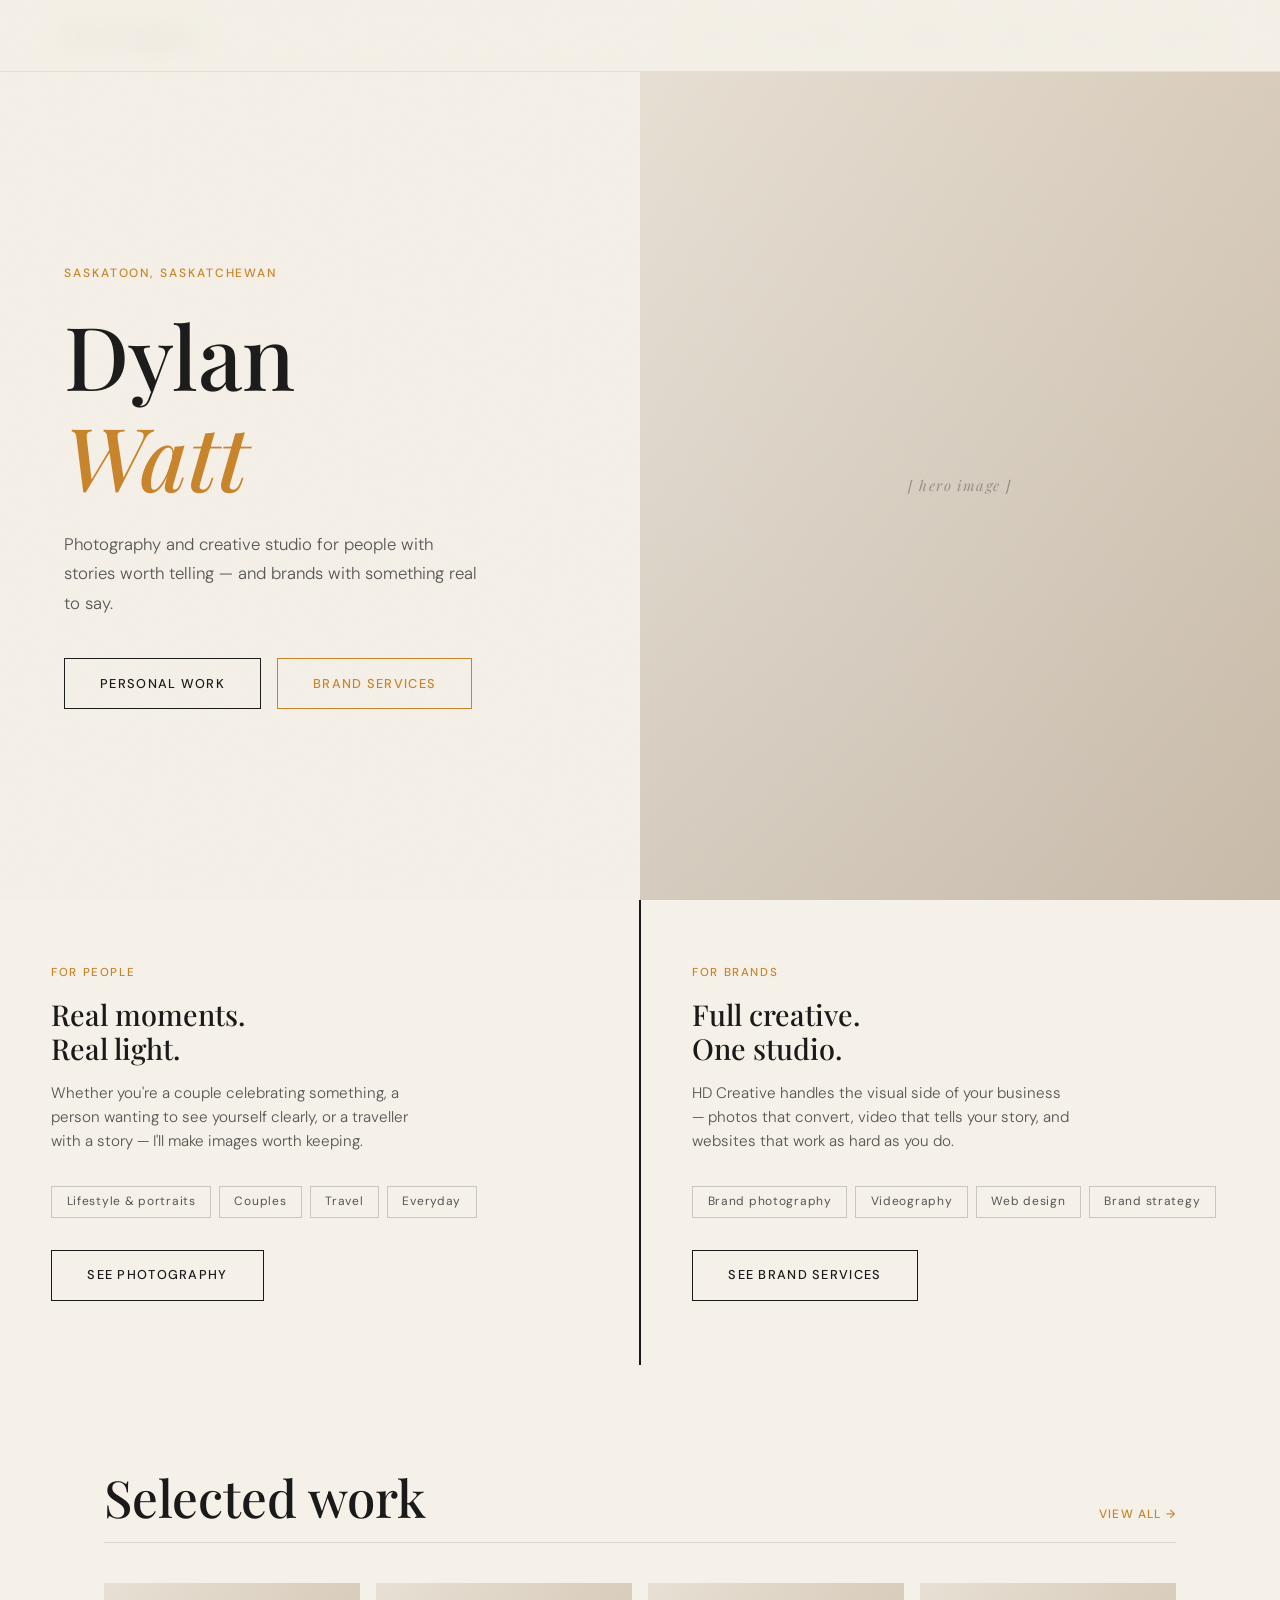
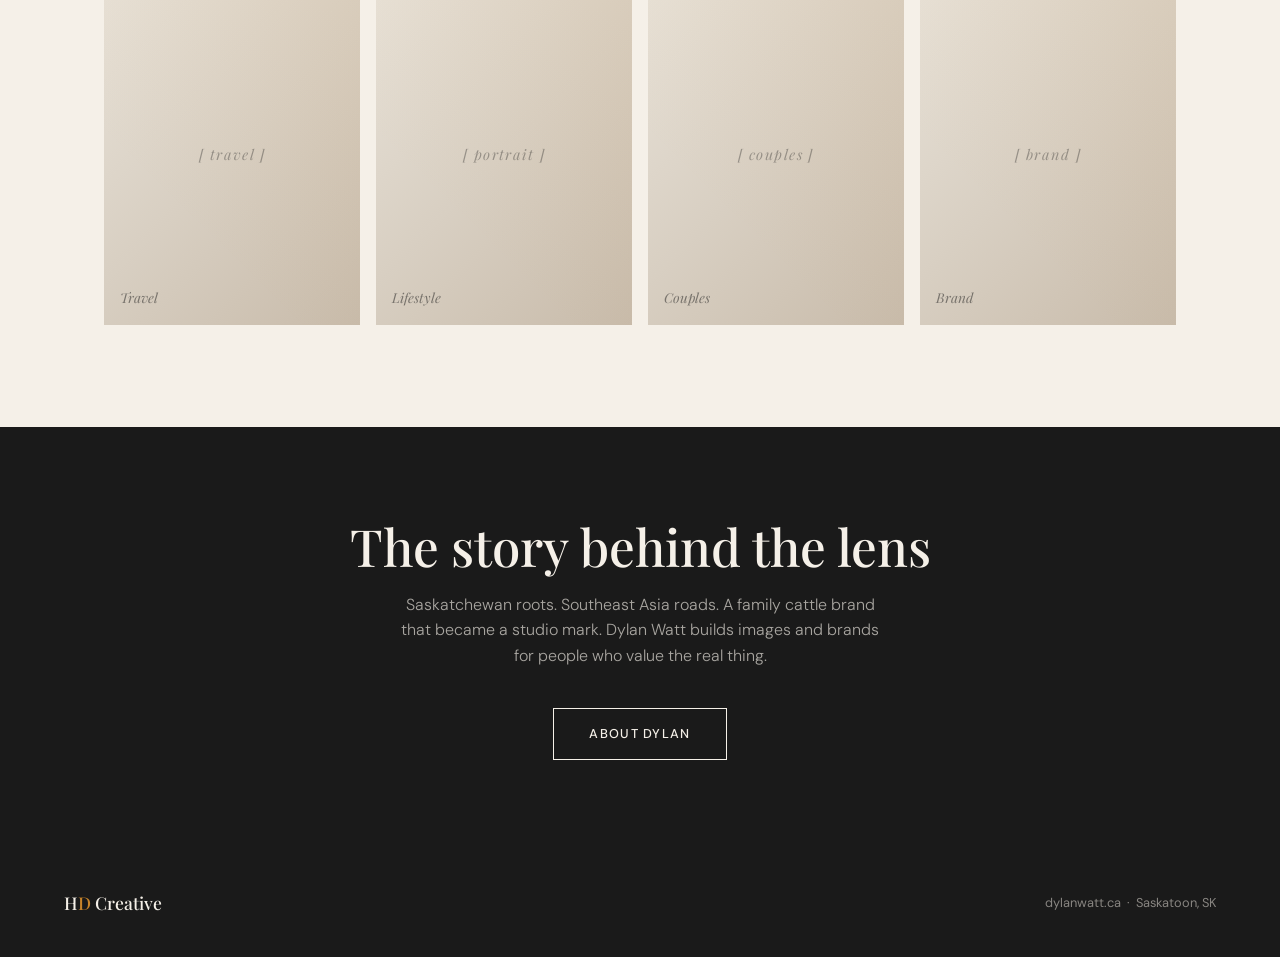
<file: index.html>
<!DOCTYPE html>
<html lang="en">
<head>
  <meta charset="UTF-8" />
  <meta name="viewport" content="width=device-width, initial-scale=1.0" />
  <title>Dylan Watt — Photography & Creative Studio | Saskatoon</title>
  <meta name="description" content="Dylan Watt is a photographer and creative director based in Saskatoon, SK. Portrait, couples, travel, and brand photography. Web design through HD Creative." />
  <link rel="stylesheet" href="/styles/main.css" />
</head>
<body>

  <nav>
    <a href="/" class="nav-logo">H<span>D</span> Creative</a>
    <ul class="nav-links">
      <li><a href="/">Home</a></li>
      <li><a href="/photography/">Photography</a></li>
      <li><a href="/brands/">Brands</a></li>
      <li><a href="/work/">Work</a></li>
      <li><a href="/about/">About</a></li>
      <li><a href="/contact/">Contact</a></li>
    </ul>
    <div class="hamburger" aria-label="Menu">
      <span></span><span></span><span></span>
    </div>
  </nav>

  <ul class="mobile-nav">
    <li><a href="/">Home</a></li>
    <li><a href="/photography/">Photography</a></li>
    <li><a href="/brands/">Brands</a></li>
    <li><a href="/work/">Work</a></li>
    <li><a href="/about/">About</a></li>
    <li><a href="/contact/">Contact</a></li>
  </ul>

  <main class="page">

    <!-- HERO -->
    <section class="home-hero">
      <div class="home-hero-text">
        <p class="eyebrow fade-in">Saskatoon, Saskatchewan</p>
        <h1 class="fade-in">Dylan<br><em>Watt</em></h1>
        <p class="fade-in">Photography and creative studio for people with stories worth telling — and brands with something real to say.</p>
        <div class="home-hero-btns fade-in">
          <a href="/photography/" class="btn">Personal work</a>
          <a href="/brands/" class="btn btn-amber">Brand services</a>
        </div>
      </div>
      <div class="home-hero-image fade-in">
        <div class="img-placeholder" style="height:100%; min-height:500px;">
          <span class="label">[ hero image ]</span>
        </div>
      </div>
    </section>

    <!-- SERVICES SPLIT -->
    <section class="home-services">
      <div class="service-half">
        <p class="service-tag">For people</p>
        <h3>Real moments.<br>Real light.</h3>
        <p>Whether you're a couple celebrating something, a person wanting to see yourself clearly, or a traveller with a story — I'll make images worth keeping.</p>
        <div class="service-items">
          <span>Lifestyle &amp; portraits</span>
          <span>Couples</span>
          <span>Travel</span>
          <span>Everyday</span>
        </div>
        <a href="/photography/" class="btn">See photography</a>
      </div>
      <div class="service-half">
        <p class="service-tag">For brands</p>
        <h3>Full creative.<br>One studio.</h3>
        <p>HD Creative handles the visual side of your business — photos that convert, video that tells your story, and websites that work as hard as you do.</p>
        <div class="service-items">
          <span>Brand photography</span>
          <span>Videography</span>
          <span>Web design</span>
          <span>Brand strategy</span>
        </div>
        <a href="/brands/" class="btn">See brand services</a>
      </div>
    </section>

    <!-- SELECTED WORK -->
    <section class="section">
      <div class="container">
        <div class="section-heading">
          <h2>Selected work</h2>
          <a href="/work/" class="view-all">View all →</a>
        </div>
        <div class="home-preview">
          <div class="preview-item">
            <div class="img-placeholder tall"><span class="label">[ travel ]</span></div>
            <p class="preview-label">Travel</p>
          </div>
          <div class="preview-item">
            <div class="img-placeholder tall"><span class="label">[ portrait ]</span></div>
            <p class="preview-label">Lifestyle</p>
          </div>
          <div class="preview-item">
            <div class="img-placeholder tall"><span class="label">[ couples ]</span></div>
            <p class="preview-label">Couples</p>
          </div>
          <div class="preview-item">
            <div class="img-placeholder tall"><span class="label">[ brand ]</span></div>
            <p class="preview-label">Brand</p>
          </div>
        </div>
      </div>
    </section>

    <!-- SHORT ABOUT -->
    <section class="cta-band">
      <div class="container">
        <h2>The story behind the lens</h2>
        <p>Saskatchewan roots. Southeast Asia roads. A family cattle brand that became a studio mark. Dylan Watt builds images and brands for people who value the real thing.</p>
        <a href="/about/" class="btn">About Dylan</a>
      </div>
    </section>

  </main>

  <footer>
    <span class="footer-logo">H<span>D</span> Creative</span>
    <nav class="footer-links">
      <a href="/photography/">Photography</a>
      <a href="/brands/">Brands</a>
      <a href="/work/">Work</a>
      <a href="/about/">About</a>
      <a href="/contact/">Contact</a>
    </nav>
    <span>dylanwatt.ca &nbsp;·&nbsp; Saskatoon, SK</span>
  </footer>

  <script src="/scripts/main.js"></script>
</body>
</html>
</file>
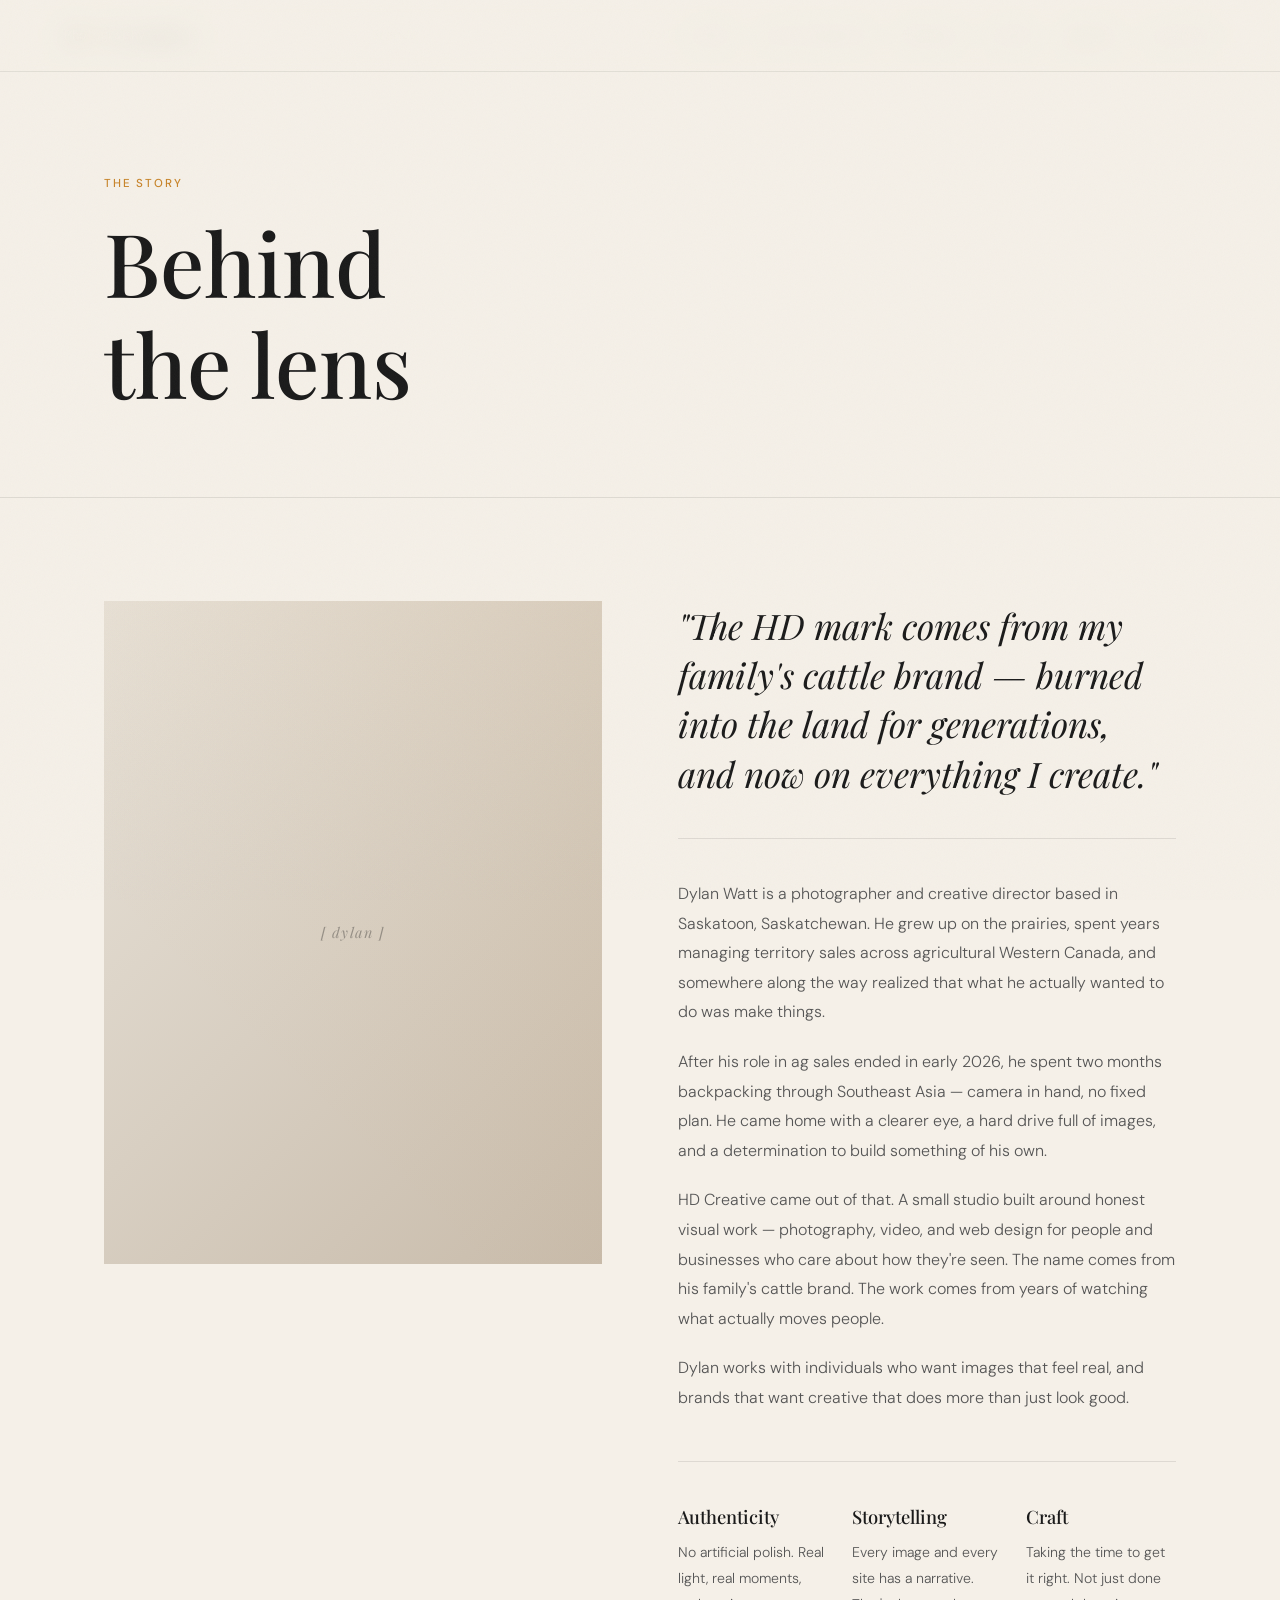
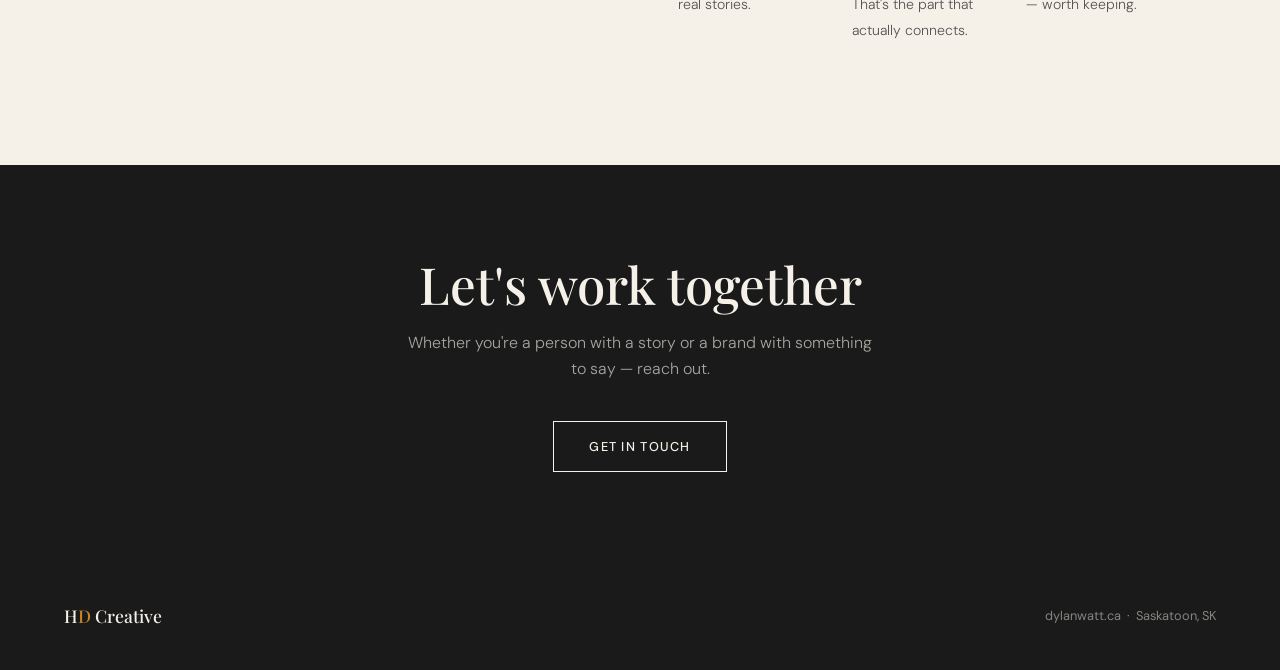
<file: about/index.html>
<!DOCTYPE html>
<html lang="en">
<head>
  <meta charset="UTF-8" />
  <meta name="viewport" content="width=device-width, initial-scale=1.0" />
  <title>About — Dylan Watt | HD Creative</title>
  <meta name="description" content="Dylan Watt is a photographer and creative based in Saskatoon, SK. The story behind HD Creative." />
  <link rel="stylesheet" href="/styles/main.css" />
</head>
<body>

  <nav>
    <a href="/" class="nav-logo">H<span>D</span> Creative</a>
    <ul class="nav-links">
      <li><a href="/">Home</a></li>
      <li><a href="/photography/">Photography</a></li>
      <li><a href="/brands/">Brands</a></li>
      <li><a href="/work/">Work</a></li>
      <li><a href="/about/">About</a></li>
      <li><a href="/contact/">Contact</a></li>
    </ul>
    <div class="hamburger" aria-label="Menu"><span></span><span></span><span></span></div>
  </nav>
  <ul class="mobile-nav">
    <li><a href="/">Home</a></li>
    <li><a href="/photography/">Photography</a></li>
    <li><a href="/brands/">Brands</a></li>
    <li><a href="/work/">Work</a></li>
    <li><a href="/about/">About</a></li>
    <li><a href="/contact/">Contact</a></li>
  </ul>

  <main class="page">

    <section class="page-hero">
      <div class="container">
        <p class="eyebrow fade-in">The story</p>
        <h1 class="fade-in">Behind<br>the lens</h1>
      </div>
    </section>

    <section class="section">
      <div class="container">
        <div class="about-grid">

          <div class="about-image">
            <div class="img-placeholder tall"><span class="label">[ dylan ]</span></div>
          </div>

          <div class="about-text">
            <p class="big-quote fade-in">"The HD mark comes from my family's cattle brand — burned into the land for generations, and now on everything I create."</p>

            <p class="fade-in">Dylan Watt is a photographer and creative director based in Saskatoon, Saskatchewan. He grew up on the prairies, spent years managing territory sales across agricultural Western Canada, and somewhere along the way realized that what he actually wanted to do was make things.</p>

            <p class="fade-in">After his role in ag sales ended in early 2026, he spent two months backpacking through Southeast Asia — camera in hand, no fixed plan. He came home with a clearer eye, a hard drive full of images, and a determination to build something of his own.</p>

            <p class="fade-in">HD Creative came out of that. A small studio built around honest visual work — photography, video, and web design for people and businesses who care about how they're seen. The name comes from his family's cattle brand. The work comes from years of watching what actually moves people.</p>

            <p class="fade-in">Dylan works with individuals who want images that feel real, and brands that want creative that does more than just look good.</p>

            <div class="values-grid fade-in">
              <div class="value-item">
                <h4>Authenticity</h4>
                <p>No artificial polish. Real light, real moments, real stories.</p>
              </div>
              <div class="value-item">
                <h4>Storytelling</h4>
                <p>Every image and every site has a narrative. That's the part that actually connects.</p>
              </div>
              <div class="value-item">
                <h4>Craft</h4>
                <p>Taking the time to get it right. Not just done — worth keeping.</p>
              </div>
            </div>
          </div>

        </div>
      </div>
    </section>

    <section class="cta-band">
      <div class="container">
        <h2>Let's work together</h2>
        <p>Whether you're a person with a story or a brand with something to say — reach out.</p>
        <a href="/contact/" class="btn">Get in touch</a>
      </div>
    </section>

  </main>

  <footer>
    <span class="footer-logo">H<span>D</span> Creative</span>
    <nav class="footer-links">
      <a href="/photography/">Photography</a>
      <a href="/brands/">Brands</a>
      <a href="/work/">Work</a>
      <a href="/about/">About</a>
      <a href="/contact/">Contact</a>
    </nav>
    <span>dylanwatt.ca &nbsp;·&nbsp; Saskatoon, SK</span>
  </footer>

  <script src="/scripts/main.js"></script>
</body>
</html>
</file>
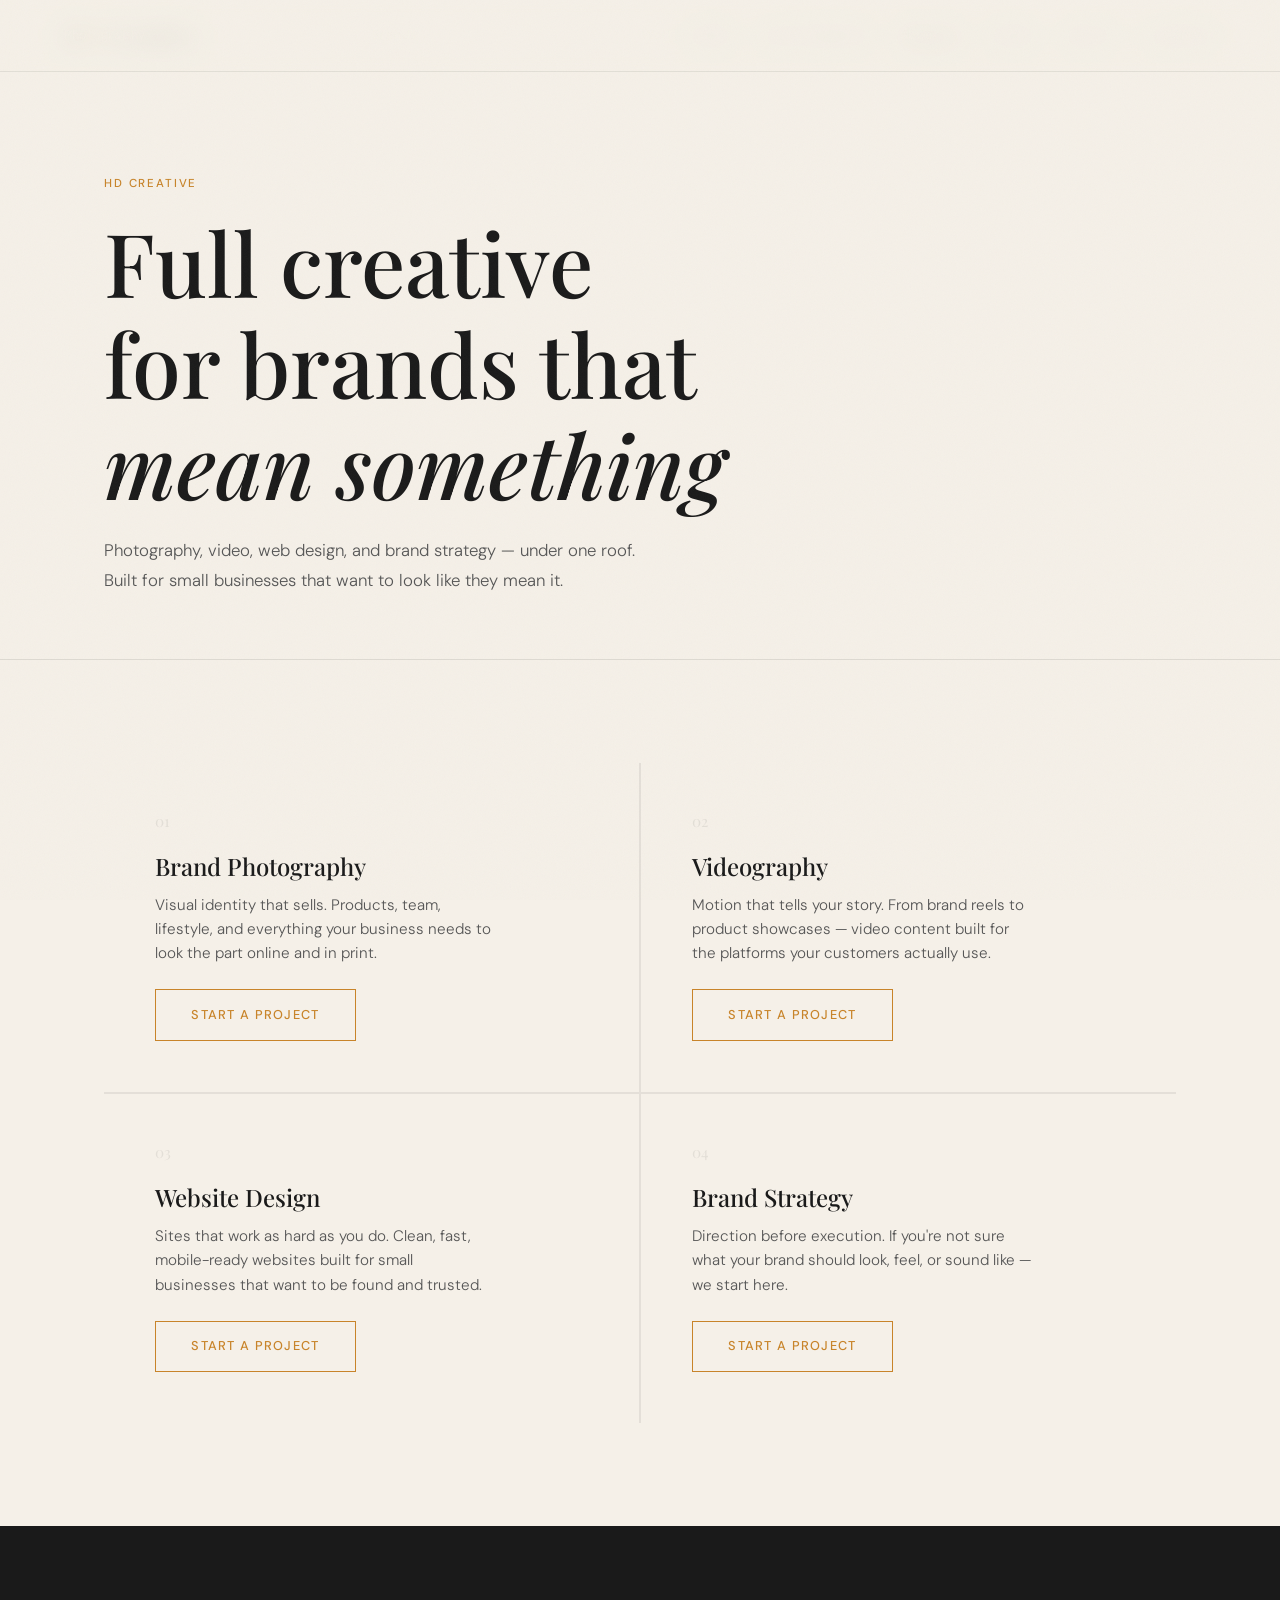
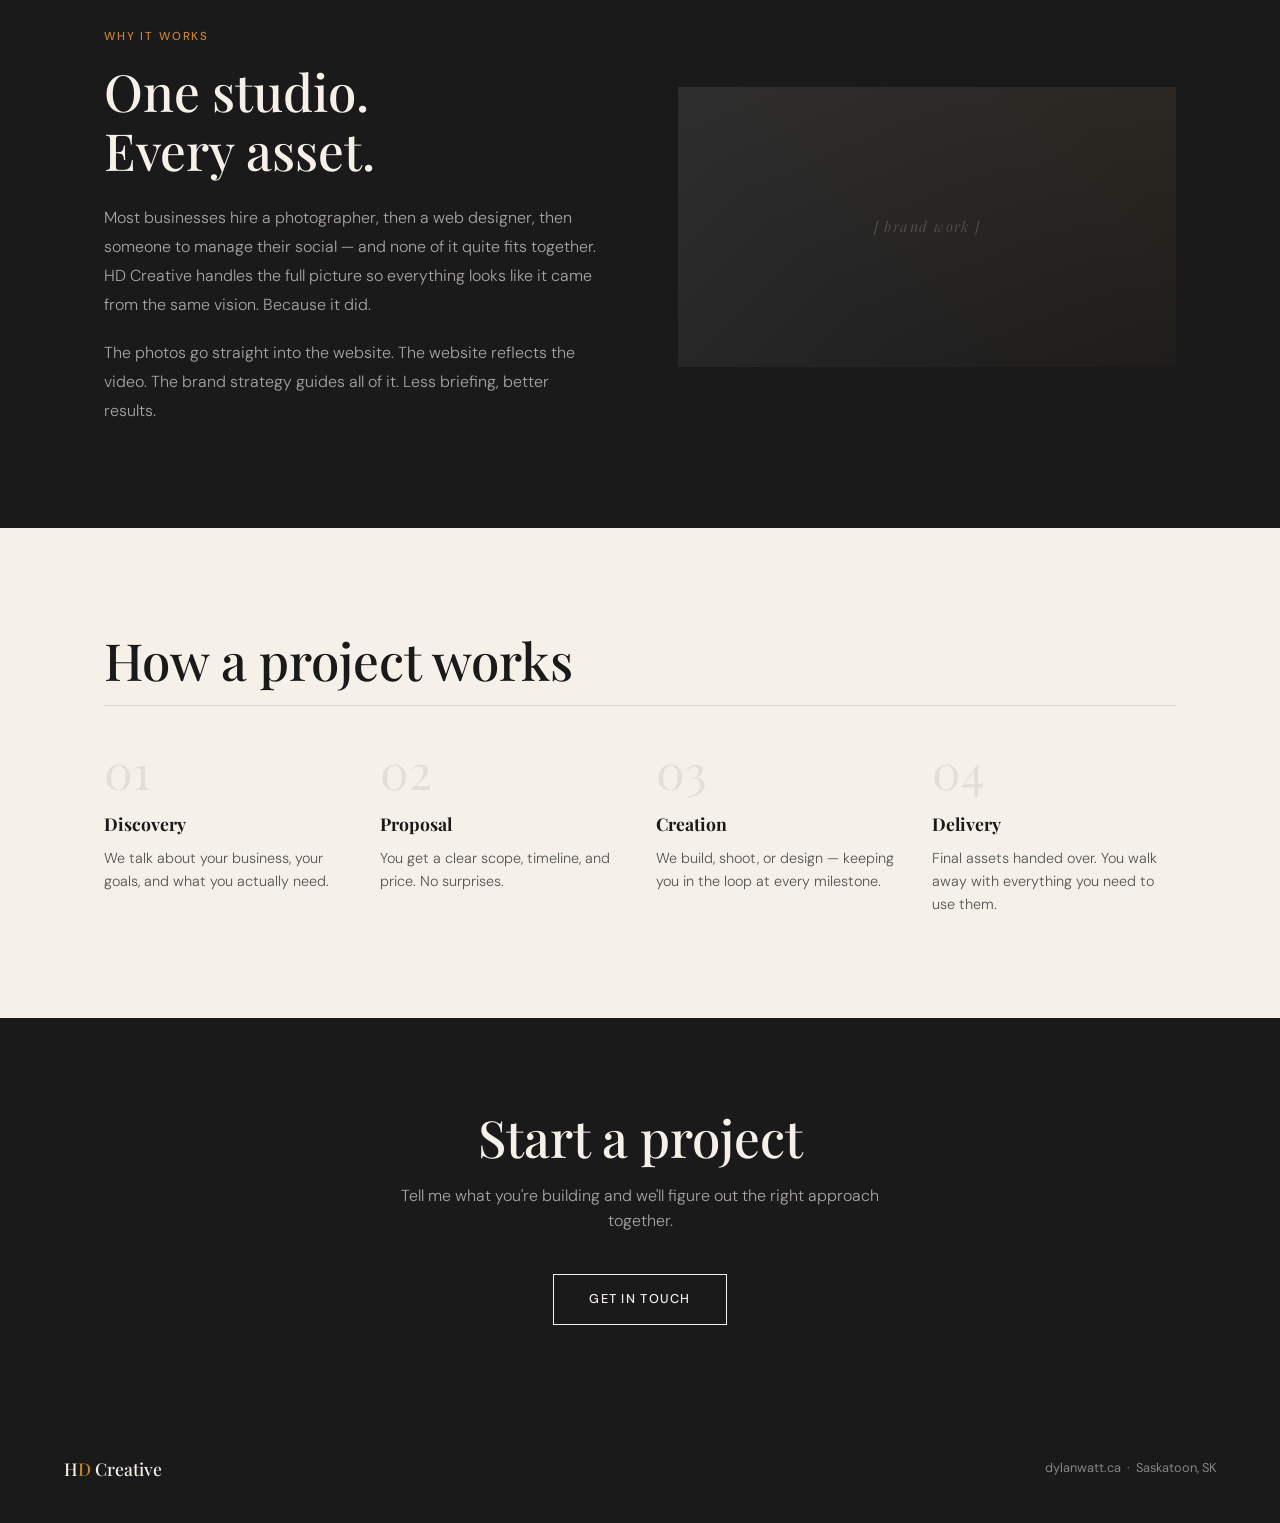
<file: brands/index.html>
<!DOCTYPE html>
<html lang="en">
<head>
  <meta charset="UTF-8" />
  <meta name="viewport" content="width=device-width, initial-scale=1.0" />
  <title>Brand Services — HD Creative | Dylan Watt</title>
  <meta name="description" content="HD Creative offers brand photography, videography, web design, and brand strategy for small businesses in Saskatoon and beyond." />
  <link rel="stylesheet" href="/styles/main.css" />
</head>
<body>

  <nav>
    <a href="/" class="nav-logo">H<span>D</span> Creative</a>
    <ul class="nav-links">
      <li><a href="/">Home</a></li>
      <li><a href="/photography/">Photography</a></li>
      <li><a href="/brands/">Brands</a></li>
      <li><a href="/work/">Work</a></li>
      <li><a href="/about/">About</a></li>
      <li><a href="/contact/">Contact</a></li>
    </ul>
    <div class="hamburger" aria-label="Menu"><span></span><span></span><span></span></div>
  </nav>
  <ul class="mobile-nav">
    <li><a href="/">Home</a></li>
    <li><a href="/photography/">Photography</a></li>
    <li><a href="/brands/">Brands</a></li>
    <li><a href="/work/">Work</a></li>
    <li><a href="/about/">About</a></li>
    <li><a href="/contact/">Contact</a></li>
  </ul>

  <main class="page">

    <section class="page-hero">
      <div class="container">
        <p class="eyebrow fade-in">HD Creative</p>
        <h1 class="fade-in">Full creative<br>for brands that<br><em>mean something</em></h1>
        <p class="fade-in">Photography, video, web design, and brand strategy — under one roof. Built for small businesses that want to look like they mean it.</p>
      </div>
    </section>

    <!-- SERVICES -->
    <section class="section">
      <div class="container">
        <div class="brands-grid">
          <div class="brand-service">
            <p class="brand-service-number">01</p>
            <h3>Brand Photography</h3>
            <p>Visual identity that sells. Products, team, lifestyle, and everything your business needs to look the part online and in print.</p>
            <a href="/contact/" class="btn btn-amber">Start a project</a>
          </div>
          <div class="brand-service">
            <p class="brand-service-number">02</p>
            <h3>Videography</h3>
            <p>Motion that tells your story. From brand reels to product showcases — video content built for the platforms your customers actually use.</p>
            <a href="/contact/" class="btn btn-amber">Start a project</a>
          </div>
          <div class="brand-service">
            <p class="brand-service-number">03</p>
            <h3>Website Design</h3>
            <p>Sites that work as hard as you do. Clean, fast, mobile-ready websites built for small businesses that want to be found and trusted.</p>
            <a href="/contact/" class="btn btn-amber">Start a project</a>
          </div>
          <div class="brand-service">
            <p class="brand-service-number">04</p>
            <h3>Brand Strategy</h3>
            <p>Direction before execution. If you're not sure what your brand should look, feel, or sound like — we start here.</p>
            <a href="/contact/" class="btn btn-amber">Start a project</a>
          </div>
        </div>
      </div>
    </section>

    <!-- WHY IT WORKS TOGETHER -->
    <section class="section" style="background: var(--charcoal); color: var(--cream);">
      <div class="container">
        <div style="display:grid; grid-template-columns:1fr 1fr; gap:clamp(3rem,6vw,6rem); align-items:center;">
          <div>
            <p style="font-size:0.72rem; letter-spacing:0.16em; text-transform:uppercase; color:var(--amber); font-weight:500; margin-bottom:1rem;">Why it works</p>
            <h2 style="color:var(--cream); margin-bottom:1.5rem;">One studio.<br>Every asset.</h2>
            <p style="color:rgba(245,240,232,0.65); margin-bottom:1.25rem; line-height:1.8;">Most businesses hire a photographer, then a web designer, then someone to manage their social — and none of it quite fits together. HD Creative handles the full picture so everything looks like it came from the same vision. Because it did.</p>
            <p style="color:rgba(245,240,232,0.65); line-height:1.8;">The photos go straight into the website. The website reflects the video. The brand strategy guides all of it. Less briefing, better results.</p>
          </div>
          <div class="img-placeholder wide" style="background:linear-gradient(135deg,#2E2E2E,#1A1A1A);">
            <span class="label" style="color:rgba(245,240,232,0.2);">[ brand work ]</span>
          </div>
        </div>
      </div>
    </section>

    <!-- PROCESS -->
    <section class="section">
      <div class="container">
        <div class="section-heading"><h2>How a project works</h2></div>
        <div style="display:grid; grid-template-columns:repeat(4,1fr); gap:2rem;">
          <div>
            <p style="font-family:var(--font-display); font-size:3rem; color:rgba(26,26,26,0.08); font-weight:400; line-height:1; margin-bottom:1rem;">01</p>
            <h4 style="font-family:var(--font-display); font-size:1.1rem; margin-bottom:0.5rem;">Discovery</h4>
            <p style="font-size:0.9rem;">We talk about your business, your goals, and what you actually need.</p>
          </div>
          <div>
            <p style="font-family:var(--font-display); font-size:3rem; color:rgba(26,26,26,0.08); font-weight:400; line-height:1; margin-bottom:1rem;">02</p>
            <h4 style="font-family:var(--font-display); font-size:1.1rem; margin-bottom:0.5rem;">Proposal</h4>
            <p style="font-size:0.9rem;">You get a clear scope, timeline, and price. No surprises.</p>
          </div>
          <div>
            <p style="font-family:var(--font-display); font-size:3rem; color:rgba(26,26,26,0.08); font-weight:400; line-height:1; margin-bottom:1rem;">03</p>
            <h4 style="font-family:var(--font-display); font-size:1.1rem; margin-bottom:0.5rem;">Creation</h4>
            <p style="font-size:0.9rem;">We build, shoot, or design — keeping you in the loop at every milestone.</p>
          </div>
          <div>
            <p style="font-family:var(--font-display); font-size:3rem; color:rgba(26,26,26,0.08); font-weight:400; line-height:1; margin-bottom:1rem;">04</p>
            <h4 style="font-family:var(--font-display); font-size:1.1rem; margin-bottom:0.5rem;">Delivery</h4>
            <p style="font-size:0.9rem;">Final assets handed over. You walk away with everything you need to use them.</p>
          </div>
        </div>
      </div>
    </section>

    <section class="cta-band">
      <div class="container">
        <h2>Start a project</h2>
        <p>Tell me what you're building and we'll figure out the right approach together.</p>
        <a href="/contact/" class="btn">Get in touch</a>
      </div>
    </section>

  </main>

  <footer>
    <span class="footer-logo">H<span>D</span> Creative</span>
    <nav class="footer-links">
      <a href="/photography/">Photography</a>
      <a href="/brands/">Brands</a>
      <a href="/work/">Work</a>
      <a href="/about/">About</a>
      <a href="/contact/">Contact</a>
    </nav>
    <span>dylanwatt.ca &nbsp;·&nbsp; Saskatoon, SK</span>
  </footer>

  <script src="/scripts/main.js"></script>
</body>
</html>
</file>
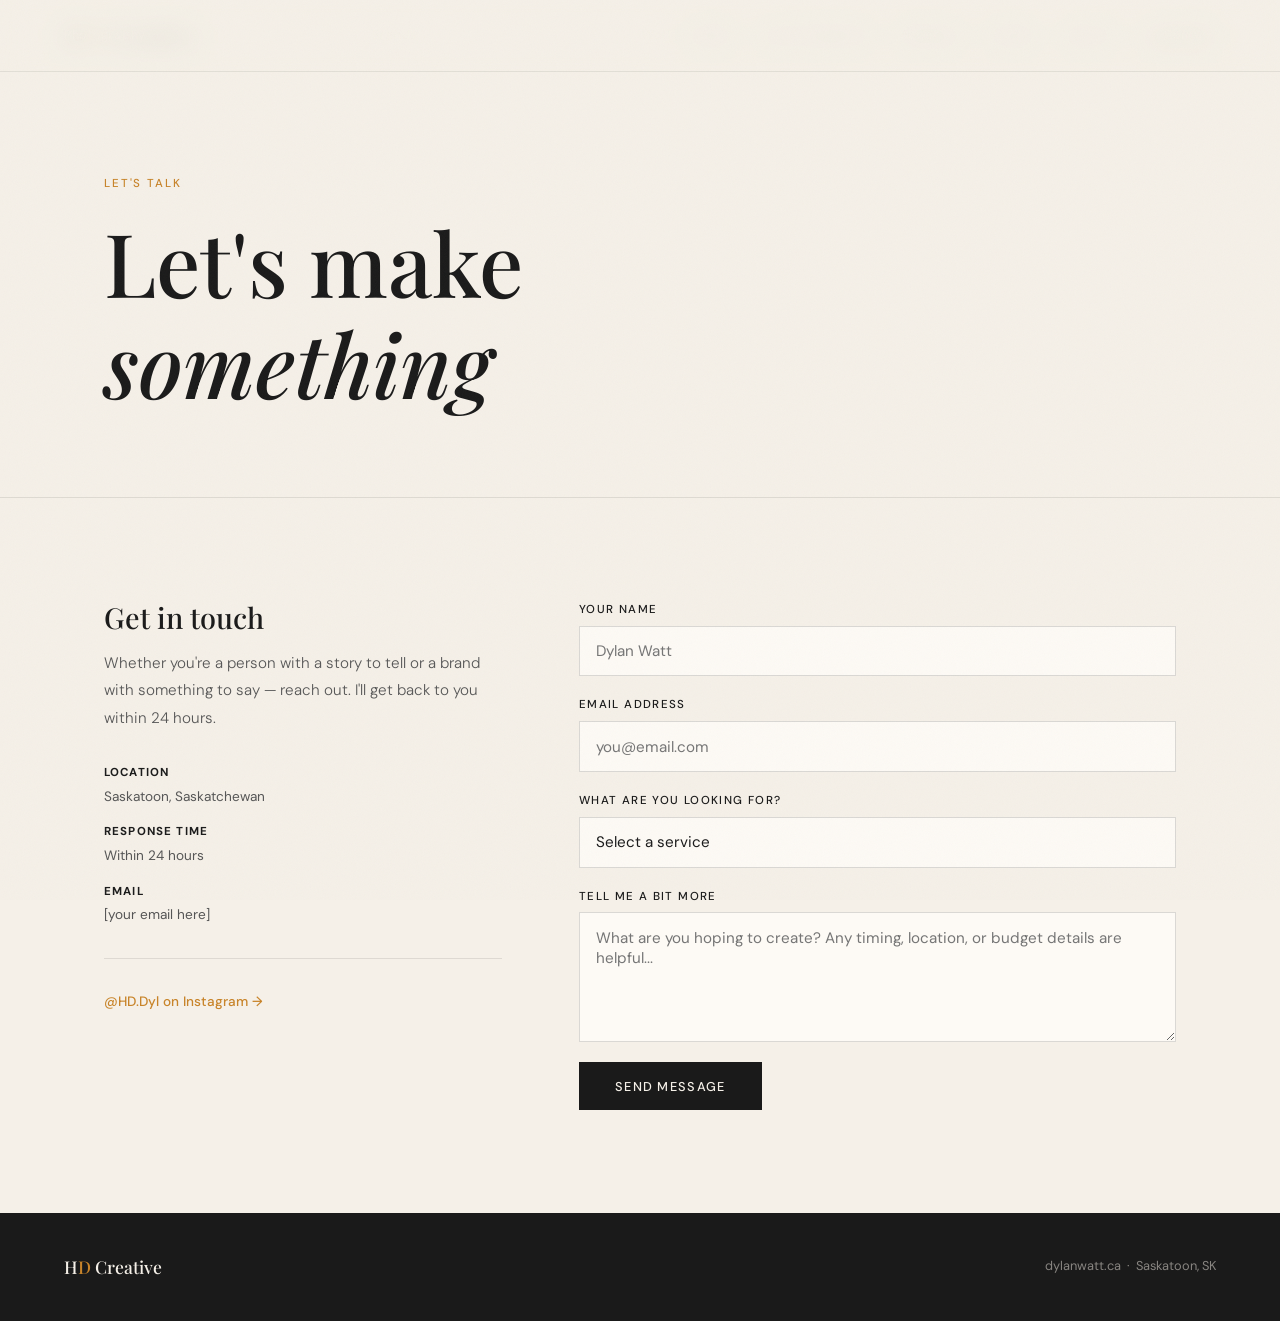
<file: contact/index.html>
<!DOCTYPE html>
<html lang="en">
<head>
  <meta charset="UTF-8" />
  <meta name="viewport" content="width=device-width, initial-scale=1.0" />
  <title>Contact — Dylan Watt | HD Creative</title>
  <meta name="description" content="Book a photography session or start a brand project with Dylan Watt / HD Creative. Saskatoon, SK." />
  <link rel="stylesheet" href="/styles/main.css" />
</head>
<body>

  <nav>
    <a href="/" class="nav-logo">H<span>D</span> Creative</a>
    <ul class="nav-links">
      <li><a href="/">Home</a></li>
      <li><a href="/photography/">Photography</a></li>
      <li><a href="/brands/">Brands</a></li>
      <li><a href="/work/">Work</a></li>
      <li><a href="/about/">About</a></li>
      <li><a href="/contact/">Contact</a></li>
    </ul>
    <div class="hamburger" aria-label="Menu"><span></span><span></span><span></span></div>
  </nav>
  <ul class="mobile-nav">
    <li><a href="/">Home</a></li>
    <li><a href="/photography/">Photography</a></li>
    <li><a href="/brands/">Brands</a></li>
    <li><a href="/work/">Work</a></li>
    <li><a href="/about/">About</a></li>
    <li><a href="/contact/">Contact</a></li>
  </ul>

  <main class="page">

    <section class="page-hero">
      <div class="container">
        <p class="eyebrow fade-in">Let's talk</p>
        <h1 class="fade-in">Let's make<br><em>something</em></h1>
      </div>
    </section>

    <section class="section">
      <div class="container">
        <div class="contact-grid">

          <div class="contact-info fade-in">
            <h3>Get in touch</h3>
            <p>Whether you're a person with a story to tell or a brand with something to say — reach out. I'll get back to you within 24 hours.</p>

            <div class="contact-detail">
              <strong>Location</strong>
              Saskatoon, Saskatchewan
            </div>
            <div class="contact-detail">
              <strong>Response time</strong>
              Within 24 hours
            </div>
            <div class="contact-detail">
              <strong>Email</strong>
              [your email here]
            </div>

            <div class="contact-social">
              <a href="https://instagram.com/HD.Dyl" class="social-link" target="_blank" rel="noopener">@HD.Dyl on Instagram →</a>
            </div>
          </div>

          <div class="fade-in">
            <form class="contact-form" novalidate>
              <div class="form-group">
                <label for="name">Your name</label>
                <input type="text" id="name" name="name" placeholder="Dylan Watt" required />
              </div>
              <div class="form-group">
                <label for="email">Email address</label>
                <input type="email" id="email" name="email" placeholder="you@email.com" required />
              </div>
              <div class="form-group">
                <label for="service">What are you looking for?</label>
                <select id="service" name="service">
                  <option value="">Select a service</option>
                  <option value="portrait">Portrait session</option>
                  <option value="couples">Couples session</option>
                  <option value="brand-photo">Brand photography</option>
                  <option value="video">Videography</option>
                  <option value="web">Website design</option>
                  <option value="other">Something else</option>
                </select>
              </div>
              <div class="form-group">
                <label for="message">Tell me a bit more</label>
                <textarea id="message" name="message" placeholder="What are you hoping to create? Any timing, location, or budget details are helpful..." required></textarea>
              </div>
              <button type="submit" class="btn btn-filled" style="align-self:flex-start;">Send message</button>
            </form>
            <div class="form-success">
              <p style="color:var(--cream); font-family:var(--font-display); font-style:italic; font-size:1.2rem;">Thanks — I'll be in touch soon.</p>
            </div>
          </div>

        </div>
      </div>
    </section>

  </main>

  <footer>
    <span class="footer-logo">H<span>D</span> Creative</span>
    <nav class="footer-links">
      <a href="/photography/">Photography</a>
      <a href="/brands/">Brands</a>
      <a href="/work/">Work</a>
      <a href="/about/">About</a>
      <a href="/contact/">Contact</a>
    </nav>
    <span>dylanwatt.ca &nbsp;·&nbsp; Saskatoon, SK</span>
  </footer>

  <script src="/scripts/main.js"></script>
</body>
</html>
</file>
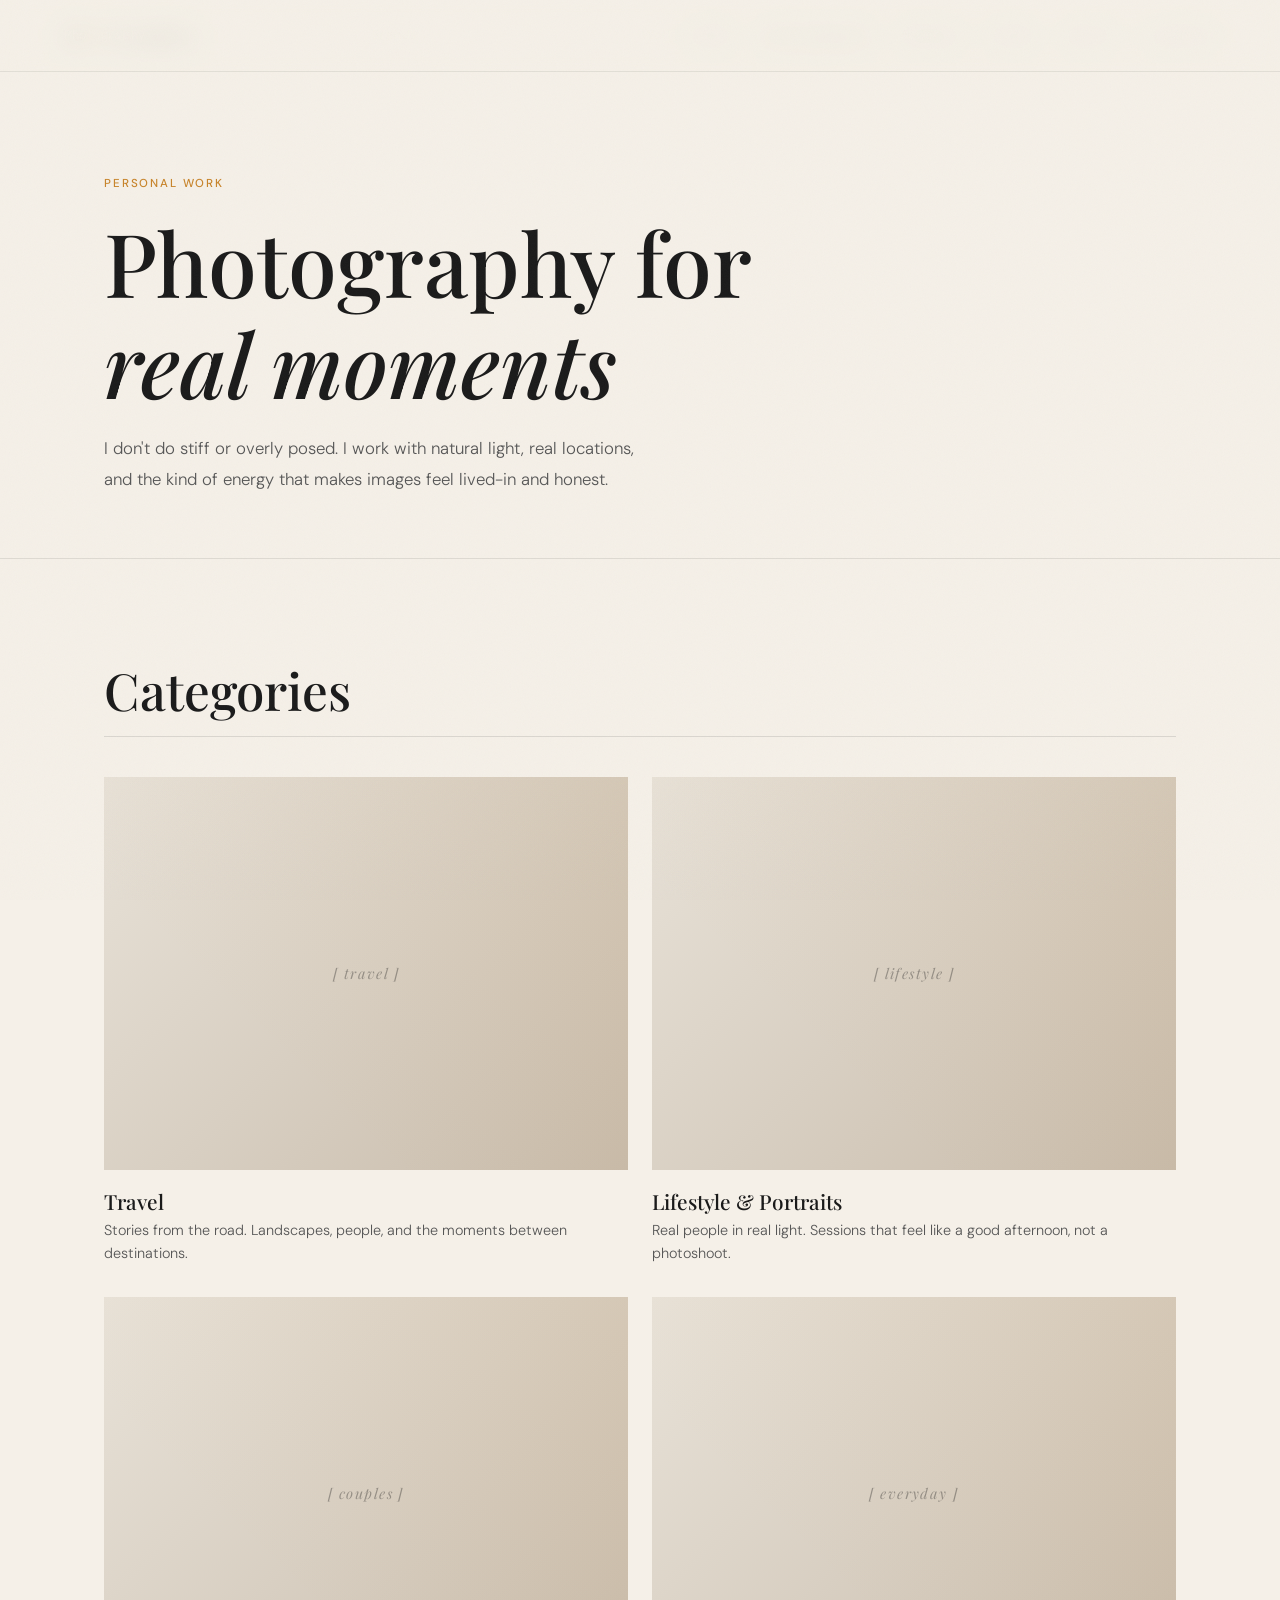
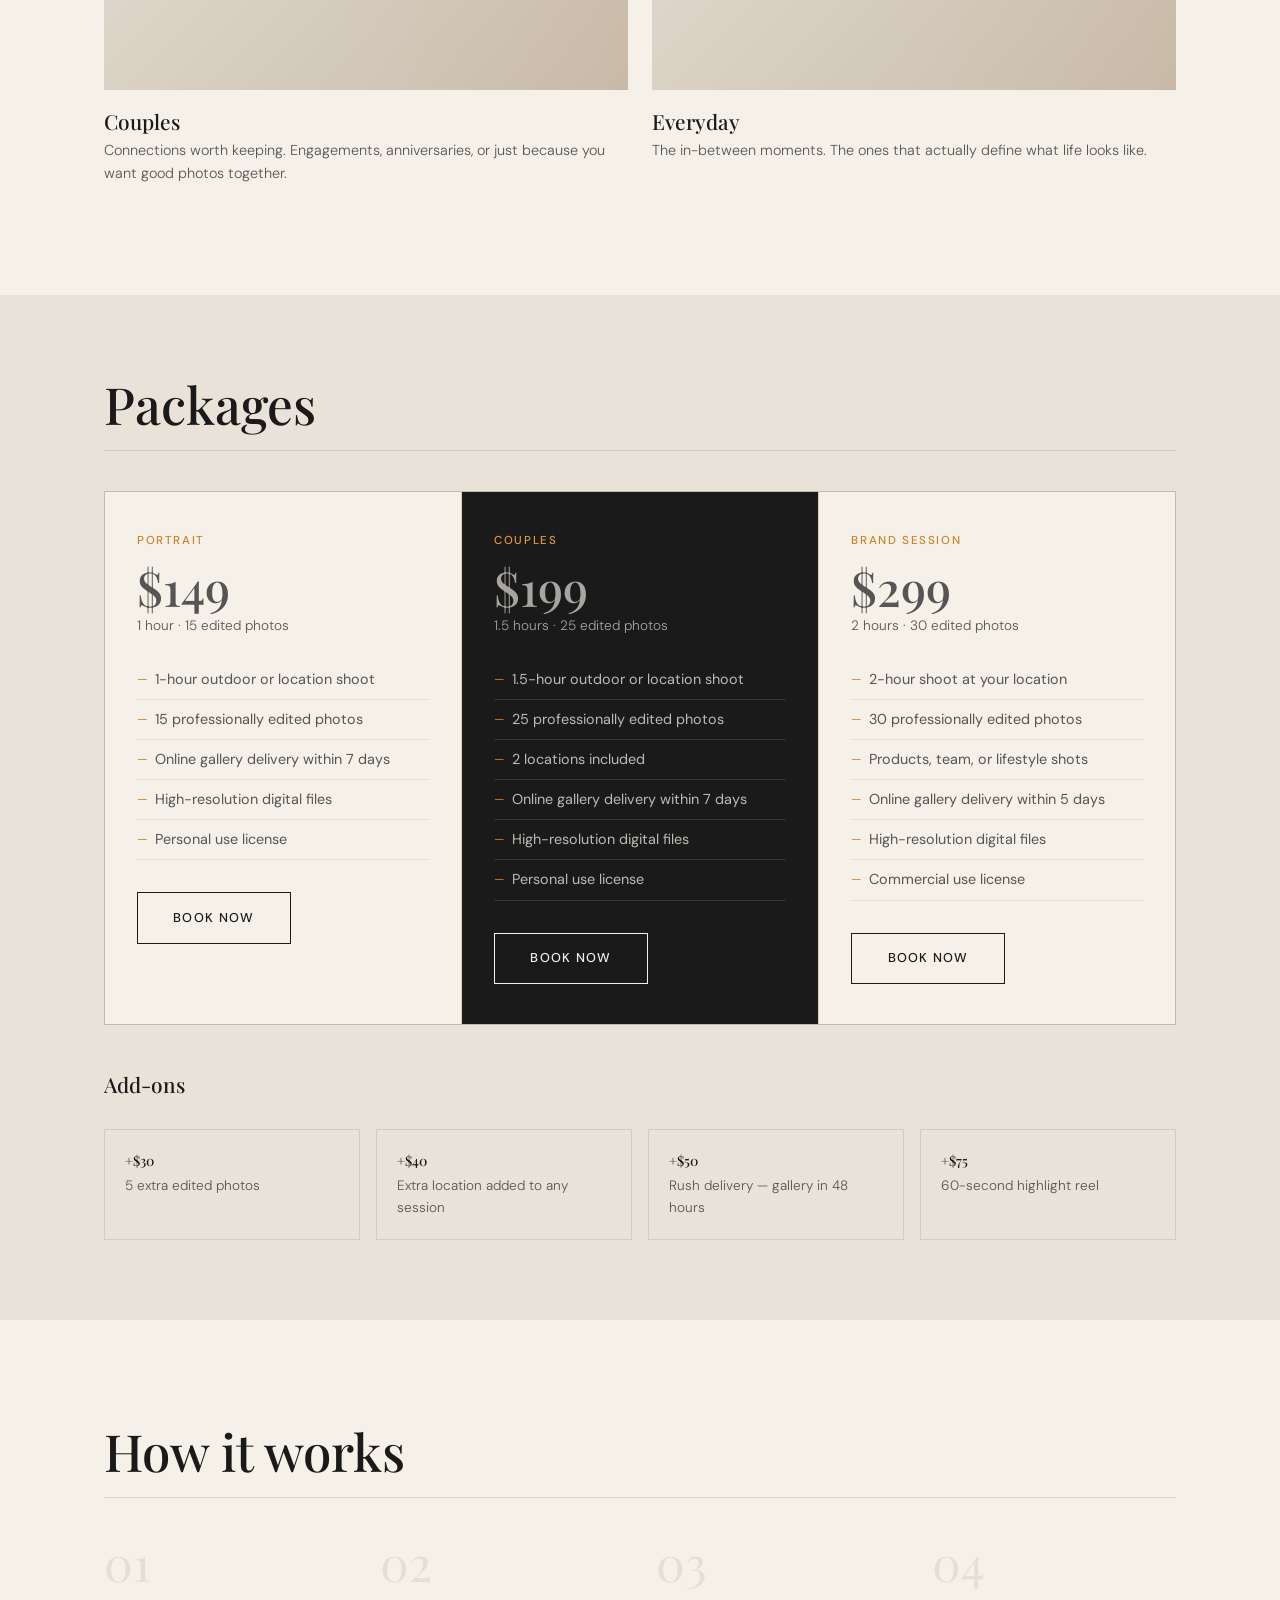
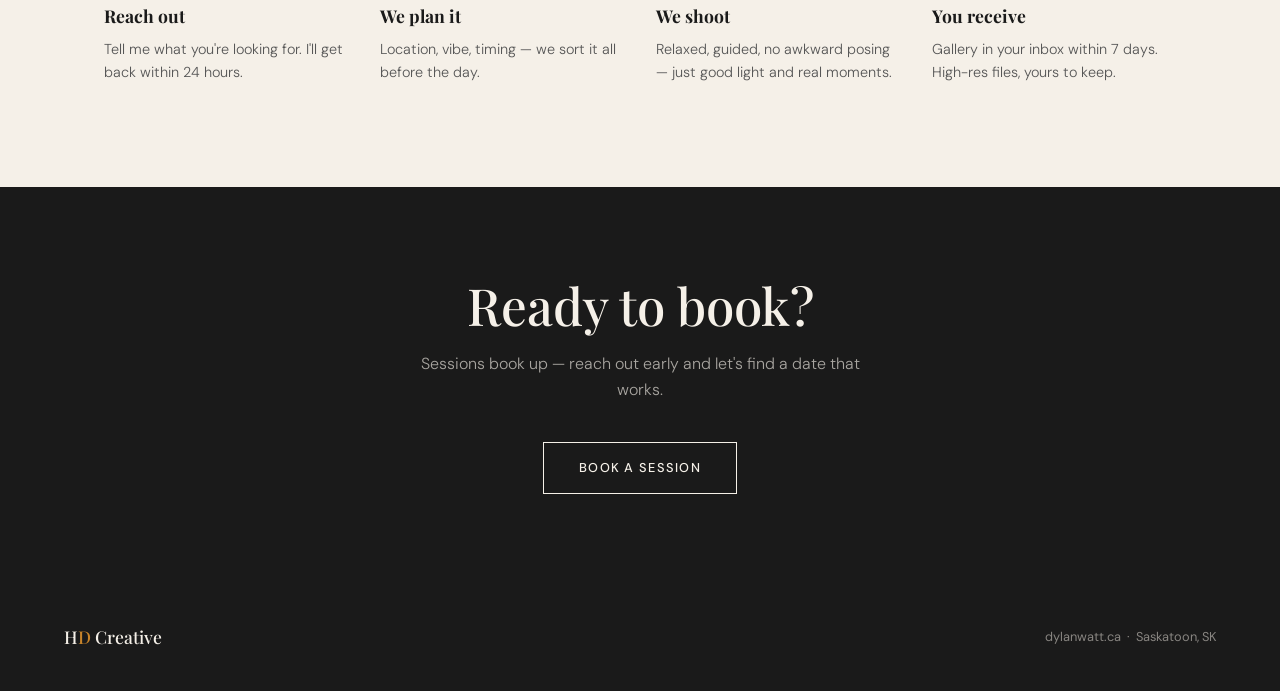
<file: photography/index.html>
<!DOCTYPE html>
<html lang="en">
<head>
  <meta charset="UTF-8" />
  <meta name="viewport" content="width=device-width, initial-scale=1.0" />
  <title>Photography — Dylan Watt | Saskatoon</title>
  <meta name="description" content="Portrait, couples, travel and lifestyle photography in Saskatoon, SK. Packages from $149. Dylan Watt Photography." />
  <link rel="stylesheet" href="/styles/main.css" />
</head>
<body>

  <nav>
    <a href="/" class="nav-logo">H<span>D</span> Creative</a>
    <ul class="nav-links">
      <li><a href="/">Home</a></li>
      <li><a href="/photography/">Photography</a></li>
      <li><a href="/brands/">Brands</a></li>
      <li><a href="/work/">Work</a></li>
      <li><a href="/about/">About</a></li>
      <li><a href="/contact/">Contact</a></li>
    </ul>
    <div class="hamburger" aria-label="Menu"><span></span><span></span><span></span></div>
  </nav>
  <ul class="mobile-nav">
    <li><a href="/">Home</a></li>
    <li><a href="/photography/">Photography</a></li>
    <li><a href="/brands/">Brands</a></li>
    <li><a href="/work/">Work</a></li>
    <li><a href="/about/">About</a></li>
    <li><a href="/contact/">Contact</a></li>
  </ul>

  <main class="page">

    <section class="page-hero">
      <div class="container">
        <p class="eyebrow fade-in">Personal work</p>
        <h1 class="fade-in">Photography for<br><em>real moments</em></h1>
        <p class="fade-in">I don't do stiff or overly posed. I work with natural light, real locations, and the kind of energy that makes images feel lived-in and honest.</p>
      </div>
    </section>

    <!-- CATEGORIES -->
    <section class="section">
      <div class="container">
        <div class="section-heading">
          <h2>Categories</h2>
        </div>
        <div class="category-grid">
          <div class="category-card">
            <div class="img-placeholder" style="aspect-ratio:4/3;"><span class="label">[ travel ]</span></div>
            <div class="category-info">
              <h3>Travel</h3>
              <p>Stories from the road. Landscapes, people, and the moments between destinations.</p>
            </div>
          </div>
          <div class="category-card">
            <div class="img-placeholder" style="aspect-ratio:4/3;"><span class="label">[ lifestyle ]</span></div>
            <div class="category-info">
              <h3>Lifestyle &amp; Portraits</h3>
              <p>Real people in real light. Sessions that feel like a good afternoon, not a photoshoot.</p>
            </div>
          </div>
          <div class="category-card">
            <div class="img-placeholder" style="aspect-ratio:4/3;"><span class="label">[ couples ]</span></div>
            <div class="category-info">
              <h3>Couples</h3>
              <p>Connections worth keeping. Engagements, anniversaries, or just because you want good photos together.</p>
            </div>
          </div>
          <div class="category-card">
            <div class="img-placeholder" style="aspect-ratio:4/3;"><span class="label">[ everyday ]</span></div>
            <div class="category-info">
              <h3>Everyday</h3>
              <p>The in-between moments. The ones that actually define what life looks like.</p>
            </div>
          </div>
        </div>
      </div>
    </section>

    <!-- PACKAGES -->
    <section class="section" style="background: var(--cream-dark); padding-top: 5rem; padding-bottom: 5rem;">
      <div class="container">
        <div class="section-heading">
          <h2>Packages</h2>
        </div>
        <div class="packages-grid">
          <div class="package-card">
            <p class="package-tag">Portrait</p>
            <p class="package-price">$149</p>
            <p class="package-meta">1 hour · 15 edited photos</p>
            <ul class="package-features">
              <li>1-hour outdoor or location shoot</li>
              <li>15 professionally edited photos</li>
              <li>Online gallery delivery within 7 days</li>
              <li>High-resolution digital files</li>
              <li>Personal use license</li>
            </ul>
            <a href="/contact/" class="btn">Book now</a>
          </div>
          <div class="package-card featured">
            <p class="package-tag">Couples</p>
            <p class="package-price">$199</p>
            <p class="package-meta">1.5 hours · 25 edited photos</p>
            <ul class="package-features">
              <li>1.5-hour outdoor or location shoot</li>
              <li>25 professionally edited photos</li>
              <li>2 locations included</li>
              <li>Online gallery delivery within 7 days</li>
              <li>High-resolution digital files</li>
              <li>Personal use license</li>
            </ul>
            <a href="/contact/" class="btn" style="border-color:var(--cream); color:var(--cream);">Book now</a>
          </div>
          <div class="package-card">
            <p class="package-tag">Brand session</p>
            <p class="package-price">$299</p>
            <p class="package-meta">2 hours · 30 edited photos</p>
            <ul class="package-features">
              <li>2-hour shoot at your location</li>
              <li>30 professionally edited photos</li>
              <li>Products, team, or lifestyle shots</li>
              <li>Online gallery delivery within 5 days</li>
              <li>High-resolution digital files</li>
              <li>Commercial use license</li>
            </ul>
            <a href="/contact/" class="btn">Book now</a>
          </div>
        </div>

        <!-- ADD-ONS -->
        <h3 style="margin-top:3rem; margin-bottom:1.25rem; font-size:1.3rem;">Add-ons</h3>
        <div class="addons">
          <div class="addon">
            <p class="addon-price">+$30</p>
            <p>5 extra edited photos</p>
          </div>
          <div class="addon">
            <p class="addon-price">+$40</p>
            <p>Extra location added to any session</p>
          </div>
          <div class="addon">
            <p class="addon-price">+$50</p>
            <p>Rush delivery — gallery in 48 hours</p>
          </div>
          <div class="addon">
            <p class="addon-price">+$75</p>
            <p>60-second highlight reel</p>
          </div>
        </div>
      </div>
    </section>

    <!-- HOW IT WORKS -->
    <section class="section">
      <div class="container">
        <div class="section-heading"><h2>How it works</h2></div>
        <div style="display:grid; grid-template-columns:repeat(4,1fr); gap:2rem;">
          <div>
            <p style="font-family:var(--font-display); font-size:3rem; color:rgba(26,26,26,0.08); font-weight:400; line-height:1; margin-bottom:1rem;">01</p>
            <h4 style="font-family:var(--font-display); font-size:1.1rem; margin-bottom:0.5rem;">Reach out</h4>
            <p style="font-size:0.9rem;">Tell me what you're looking for. I'll get back within 24 hours.</p>
          </div>
          <div>
            <p style="font-family:var(--font-display); font-size:3rem; color:rgba(26,26,26,0.08); font-weight:400; line-height:1; margin-bottom:1rem;">02</p>
            <h4 style="font-family:var(--font-display); font-size:1.1rem; margin-bottom:0.5rem;">We plan it</h4>
            <p style="font-size:0.9rem;">Location, vibe, timing — we sort it all before the day.</p>
          </div>
          <div>
            <p style="font-family:var(--font-display); font-size:3rem; color:rgba(26,26,26,0.08); font-weight:400; line-height:1; margin-bottom:1rem;">03</p>
            <h4 style="font-family:var(--font-display); font-size:1.1rem; margin-bottom:0.5rem;">We shoot</h4>
            <p style="font-size:0.9rem;">Relaxed, guided, no awkward posing — just good light and real moments.</p>
          </div>
          <div>
            <p style="font-family:var(--font-display); font-size:3rem; color:rgba(26,26,26,0.08); font-weight:400; line-height:1; margin-bottom:1rem;">04</p>
            <h4 style="font-family:var(--font-display); font-size:1.1rem; margin-bottom:0.5rem;">You receive</h4>
            <p style="font-size:0.9rem;">Gallery in your inbox within 7 days. High-res files, yours to keep.</p>
          </div>
        </div>
      </div>
    </section>

    <section class="cta-band">
      <div class="container">
        <h2>Ready to book?</h2>
        <p>Sessions book up — reach out early and let's find a date that works.</p>
        <a href="/contact/" class="btn">Book a session</a>
      </div>
    </section>

  </main>

  <footer>
    <span class="footer-logo">H<span>D</span> Creative</span>
    <nav class="footer-links">
      <a href="/photography/">Photography</a>
      <a href="/brands/">Brands</a>
      <a href="/work/">Work</a>
      <a href="/about/">About</a>
      <a href="/contact/">Contact</a>
    </nav>
    <span>dylanwatt.ca &nbsp;·&nbsp; Saskatoon, SK</span>
  </footer>

  <script src="/scripts/main.js"></script>
</body>
</html>
</file>
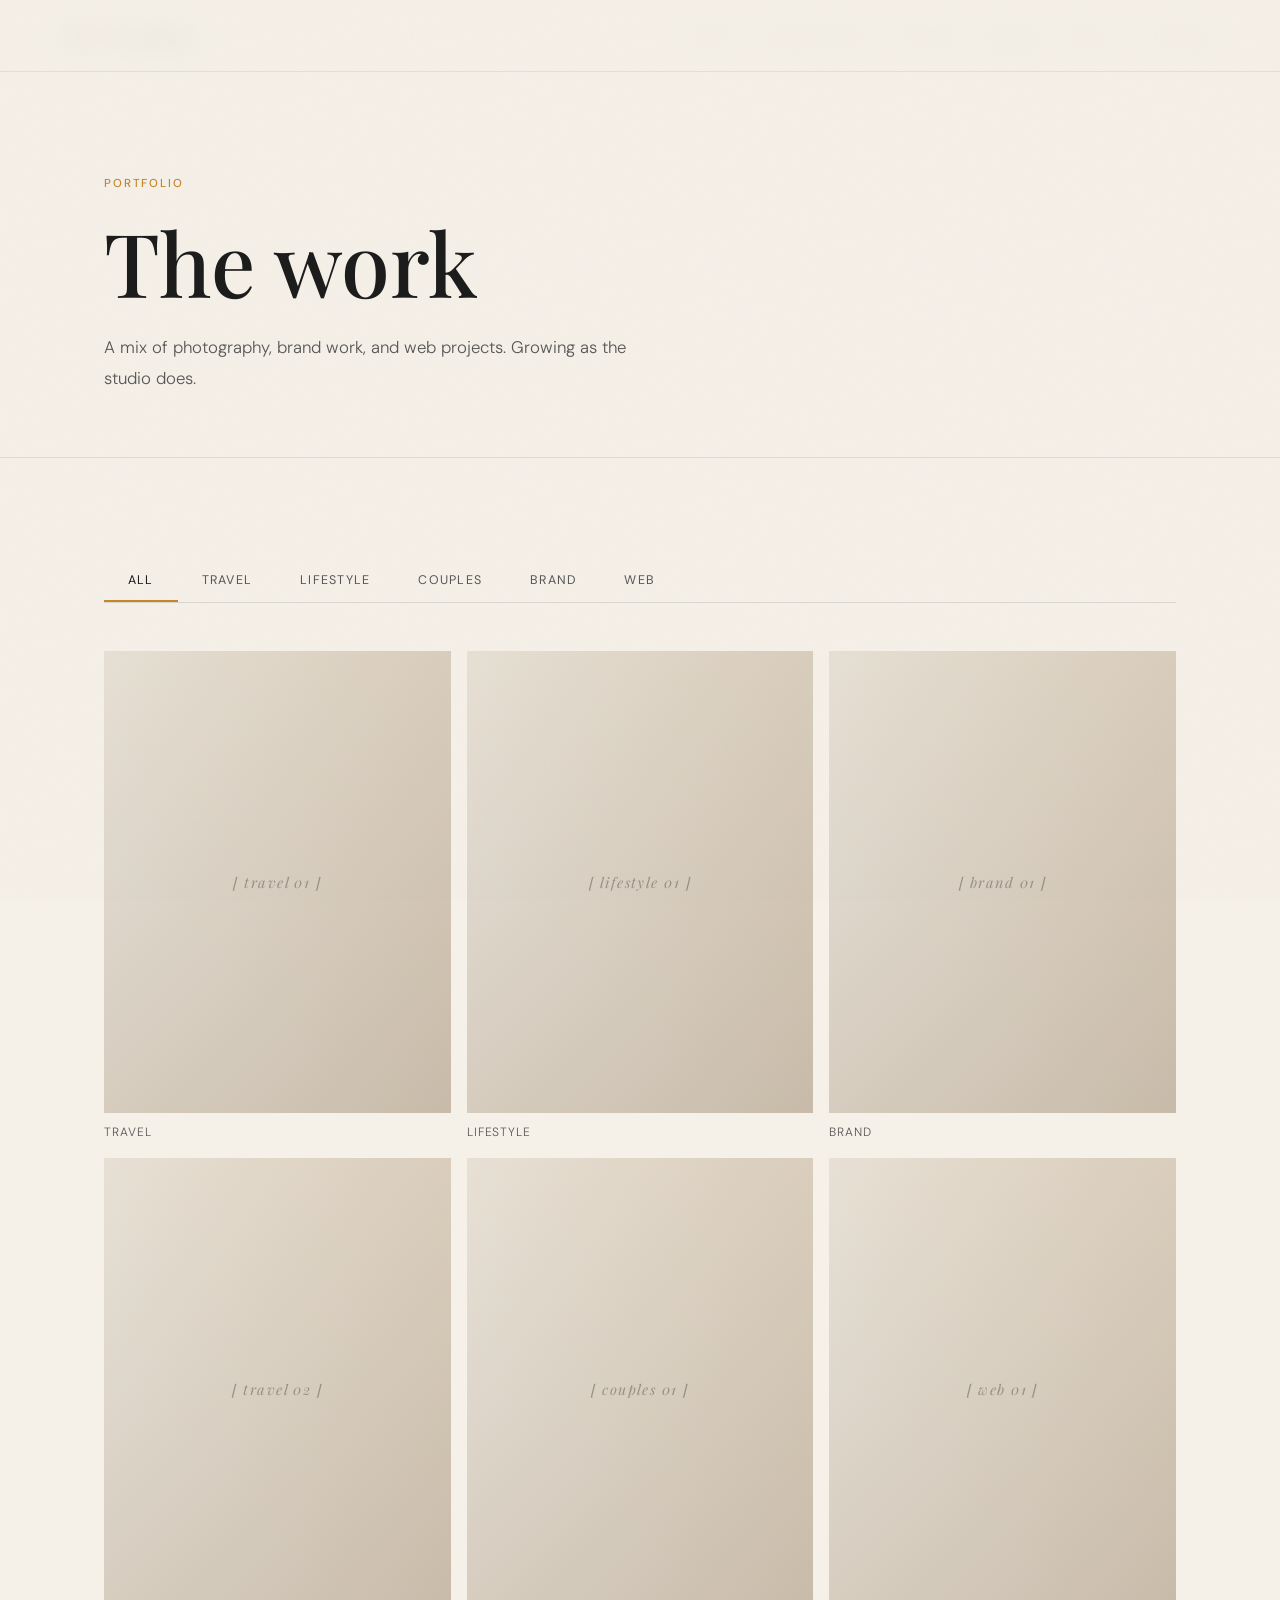
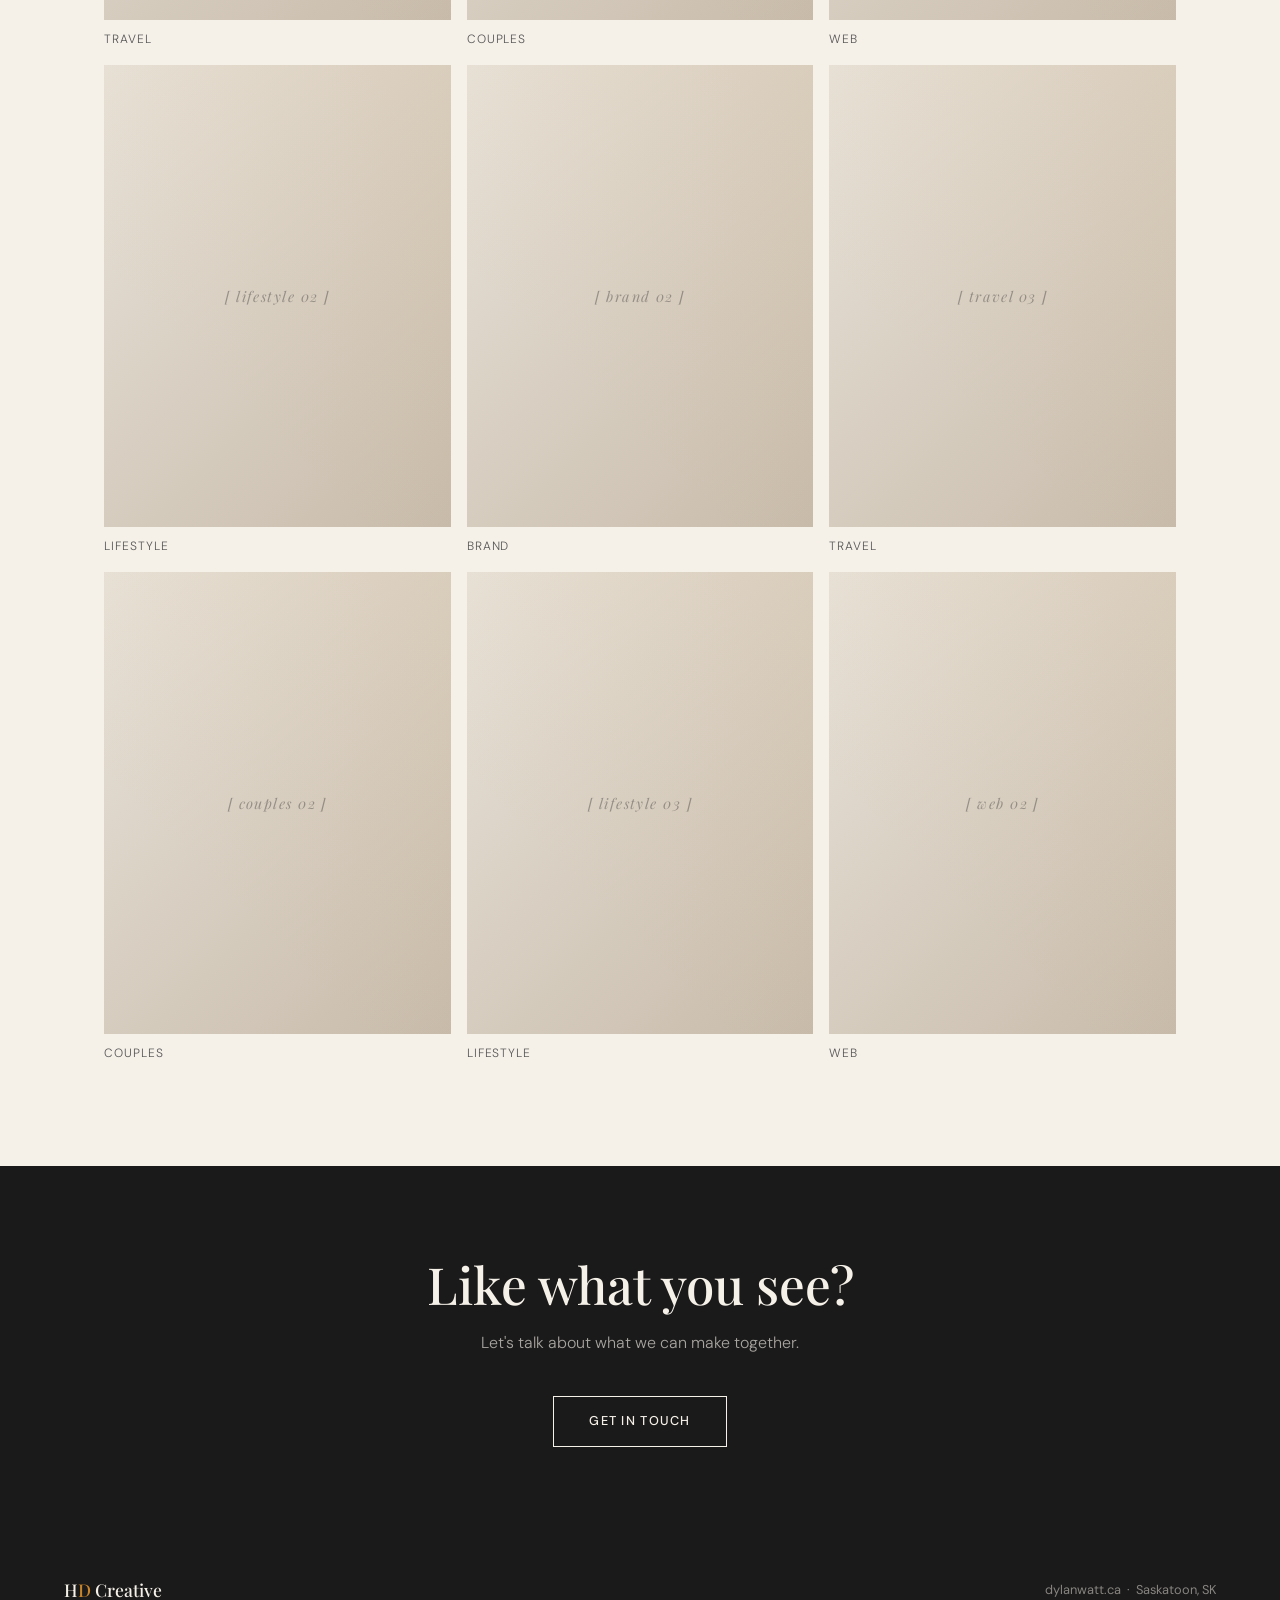
<file: work/index.html>
<!DOCTYPE html>
<html lang="en">
<head>
  <meta charset="UTF-8" />
  <meta name="viewport" content="width=device-width, initial-scale=1.0" />
  <title>Work — Dylan Watt | HD Creative</title>
  <meta name="description" content="Portfolio of photography, brand, and web design work by Dylan Watt / HD Creative. Saskatoon, SK." />
  <link rel="stylesheet" href="/styles/main.css" />
</head>
<body>

  <nav>
    <a href="/" class="nav-logo">H<span>D</span> Creative</a>
    <ul class="nav-links">
      <li><a href="/">Home</a></li>
      <li><a href="/photography/">Photography</a></li>
      <li><a href="/brands/">Brands</a></li>
      <li><a href="/work/">Work</a></li>
      <li><a href="/about/">About</a></li>
      <li><a href="/contact/">Contact</a></li>
    </ul>
    <div class="hamburger" aria-label="Menu"><span></span><span></span><span></span></div>
  </nav>
  <ul class="mobile-nav">
    <li><a href="/">Home</a></li>
    <li><a href="/photography/">Photography</a></li>
    <li><a href="/brands/">Brands</a></li>
    <li><a href="/work/">Work</a></li>
    <li><a href="/about/">About</a></li>
    <li><a href="/contact/">Contact</a></li>
  </ul>

  <main class="page">

    <section class="page-hero">
      <div class="container">
        <p class="eyebrow fade-in">Portfolio</p>
        <h1 class="fade-in">The work</h1>
        <p class="fade-in">A mix of photography, brand work, and web projects. Growing as the studio does.</p>
      </div>
    </section>

    <section class="section">
      <div class="container">

        <div class="filter-tabs">
          <button class="filter-tab active" data-filter="all">All</button>
          <button class="filter-tab" data-filter="travel">Travel</button>
          <button class="filter-tab" data-filter="lifestyle">Lifestyle</button>
          <button class="filter-tab" data-filter="couples">Couples</button>
          <button class="filter-tab" data-filter="brand">Brand</button>
          <button class="filter-tab" data-filter="web">Web</button>
        </div>

        <div class="work-grid">
          <div class="work-item" data-category="travel">
            <div class="img-placeholder tall"><span class="label">[ travel 01 ]</span></div>
            <p class="work-item-label">Travel</p>
          </div>
          <div class="work-item" data-category="lifestyle">
            <div class="img-placeholder tall"><span class="label">[ lifestyle 01 ]</span></div>
            <p class="work-item-label">Lifestyle</p>
          </div>
          <div class="work-item" data-category="brand">
            <div class="img-placeholder tall"><span class="label">[ brand 01 ]</span></div>
            <p class="work-item-label">Brand</p>
          </div>
          <div class="work-item" data-category="travel">
            <div class="img-placeholder tall"><span class="label">[ travel 02 ]</span></div>
            <p class="work-item-label">Travel</p>
          </div>
          <div class="work-item" data-category="couples">
            <div class="img-placeholder tall"><span class="label">[ couples 01 ]</span></div>
            <p class="work-item-label">Couples</p>
          </div>
          <div class="work-item" data-category="web">
            <div class="img-placeholder tall"><span class="label">[ web 01 ]</span></div>
            <p class="work-item-label">Web</p>
          </div>
          <div class="work-item" data-category="lifestyle">
            <div class="img-placeholder tall"><span class="label">[ lifestyle 02 ]</span></div>
            <p class="work-item-label">Lifestyle</p>
          </div>
          <div class="work-item" data-category="brand">
            <div class="img-placeholder tall"><span class="label">[ brand 02 ]</span></div>
            <p class="work-item-label">Brand</p>
          </div>
          <div class="work-item" data-category="travel">
            <div class="img-placeholder tall"><span class="label">[ travel 03 ]</span></div>
            <p class="work-item-label">Travel</p>
          </div>
          <div class="work-item" data-category="couples">
            <div class="img-placeholder tall"><span class="label">[ couples 02 ]</span></div>
            <p class="work-item-label">Couples</p>
          </div>
          <div class="work-item" data-category="lifestyle">
            <div class="img-placeholder tall"><span class="label">[ lifestyle 03 ]</span></div>
            <p class="work-item-label">Lifestyle</p>
          </div>
          <div class="work-item" data-category="web">
            <div class="img-placeholder tall"><span class="label">[ web 02 ]</span></div>
            <p class="work-item-label">Web</p>
          </div>
        </div>

      </div>
    </section>

    <section class="cta-band">
      <div class="container">
        <h2>Like what you see?</h2>
        <p>Let's talk about what we can make together.</p>
        <a href="/contact/" class="btn">Get in touch</a>
      </div>
    </section>

  </main>

  <footer>
    <span class="footer-logo">H<span>D</span> Creative</span>
    <nav class="footer-links">
      <a href="/photography/">Photography</a>
      <a href="/brands/">Brands</a>
      <a href="/work/">Work</a>
      <a href="/about/">About</a>
      <a href="/contact/">Contact</a>
    </nav>
    <span>dylanwatt.ca &nbsp;·&nbsp; Saskatoon, SK</span>
  </footer>

  <script src="/scripts/main.js"></script>
</body>
</html>
</file>
<file: styles/main.css>
/* ============================================
   DYLAN WATT / HD CREATIVE — main.css
   Editorial film photography aesthetic
   Palette: cream, charcoal, warm amber
   ============================================ */

@import url('https://fonts.googleapis.com/css2?family=Playfair+Display:ital,wght@0,400;0,500;0,700;1,400;1,500&family=DM+Sans:wght@300;400;500&display=swap');

/* === CSS VARIABLES === */
:root {
  --cream: #F5F0E8;
  --cream-dark: #E8E2D8;
  --charcoal: #1A1A1A;
  --charcoal-mid: #2E2E2E;
  --charcoal-light: #555;
  --amber: #C8842A;
  --amber-light: #E09840;
  --white: #FDFAF5;

  --font-display: 'Playfair Display', Georgia, serif;
  --font-body: 'DM Sans', system-ui, sans-serif;

  --nav-height: 72px;
  --max-width: 1200px;
  --gutter: clamp(1.5rem, 5vw, 4rem);
}

/* === RESET === */
*, *::before, *::after { box-sizing: border-box; margin: 0; padding: 0; }
html { scroll-behavior: smooth; }
body {
  background: var(--cream);
  color: var(--charcoal);
  font-family: var(--font-body);
  font-size: 16px;
  line-height: 1.6;
  min-height: 100vh;
  overflow-x: hidden;
}

/* === GRAIN TEXTURE OVERLAY === */
body::after {
  content: '';
  position: fixed;
  inset: 0;
  pointer-events: none;
  z-index: 9999;
  opacity: 0.035;
  background-image: url("data:image/svg+xml,%3Csvg viewBox='0 0 256 256' xmlns='http://www.w3.org/2000/svg'%3E%3Cfilter id='noise'%3E%3CfeTurbulence type='fractalNoise' baseFrequency='0.9' numOctaves='4' stitchTiles='stitch'/%3E%3C/filter%3E%3Crect width='100%25' height='100%25' filter='url(%23noise)'/%3E%3C/svg%3E");
  background-size: 200px 200px;
}

/* === TYPOGRAPHY === */
h1, h2, h3 { font-family: var(--font-display); font-weight: 500; line-height: 1.15; }
h1 { font-size: clamp(2.8rem, 7vw, 5.5rem); }
h2 { font-size: clamp(2rem, 4vw, 3.2rem); }
h3 { font-size: clamp(1.3rem, 2.5vw, 1.8rem); }
p { font-family: var(--font-body); font-weight: 300; color: var(--charcoal-light); }
a { color: inherit; text-decoration: none; }
img { display: block; max-width: 100%; }

/* === LAYOUT === */
.container { max-width: var(--max-width); margin: 0 auto; padding: 0 var(--gutter); }
.section { padding: clamp(4rem, 8vw, 7rem) 0; }

/* === NAV === */
nav {
  position: fixed;
  top: 0; left: 0; right: 0;
  height: var(--nav-height);
  display: flex;
  align-items: center;
  justify-content: space-between;
  padding: 0 var(--gutter);
  background: rgba(245, 240, 232, 0.92);
  backdrop-filter: blur(12px);
  -webkit-backdrop-filter: blur(12px);
  border-bottom: 1px solid rgba(26,26,26,0.08);
  z-index: 1000;
}

.nav-logo {
  font-family: var(--font-display);
  font-size: 1.5rem;
  font-weight: 700;
  letter-spacing: -0.02em;
  color: var(--charcoal);
}
.nav-logo span { color: var(--amber); }

.nav-links { display: flex; gap: 2rem; list-style: none; }
.nav-links a {
  font-family: var(--font-body);
  font-size: 0.85rem;
  font-weight: 400;
  letter-spacing: 0.06em;
  text-transform: uppercase;
  color: var(--charcoal-light);
  transition: color 0.2s;
  position: relative;
}
.nav-links a::after {
  content: '';
  position: absolute;
  bottom: -3px; left: 0;
  width: 0; height: 1px;
  background: var(--amber);
  transition: width 0.25s ease;
}
.nav-links a:hover, .nav-links a.active { color: var(--charcoal); }
.nav-links a:hover::after, .nav-links a.active::after { width: 100%; }

.hamburger { display: none; flex-direction: column; gap: 5px; cursor: pointer; padding: 4px; }
.hamburger span { width: 24px; height: 1.5px; background: var(--charcoal); transition: all 0.3s; display: block; }

.mobile-nav {
  display: none;
  position: fixed;
  inset: 0;
  background: var(--cream);
  z-index: 999;
  flex-direction: column;
  align-items: center;
  justify-content: center;
  gap: 2.5rem;
  list-style: none;
}
.mobile-nav.open { display: flex; }
.mobile-nav a {
  font-family: var(--font-display);
  font-size: clamp(2rem, 5vw, 3rem);
  font-weight: 400;
  color: var(--charcoal);
  transition: color 0.2s;
}
.mobile-nav a:hover { color: var(--amber); }

/* === PAGE WRAPPER === */
.page { padding-top: var(--nav-height); }

/* === PLACEHOLDER IMAGES === */
.img-placeholder {
  width: 100%;
  background: linear-gradient(135deg, var(--cream-dark) 0%, #D8CFC2 50%, #C8BBAA 100%);
  display: flex;
  align-items: center;
  justify-content: center;
  position: relative;
  overflow: hidden;
}
.img-placeholder::before {
  content: '';
  position: absolute;
  inset: 0;
  background: linear-gradient(45deg, transparent 30%, rgba(200,132,42,0.06) 100%);
}
.img-placeholder .label {
  font-family: var(--font-display);
  font-style: italic;
  font-size: 0.9rem;
  color: rgba(26,26,26,0.35);
  letter-spacing: 0.1em;
  z-index: 1;
}
.img-placeholder.tall { aspect-ratio: 3/4; }
.img-placeholder.wide { aspect-ratio: 16/9; }
.img-placeholder.square { aspect-ratio: 1/1; }
.img-placeholder.hero-size { height: clamp(400px, 65vh, 700px); }

/* === BUTTONS === */
.btn {
  display: inline-block;
  font-family: var(--font-body);
  font-size: 0.8rem;
  font-weight: 500;
  letter-spacing: 0.1em;
  text-transform: uppercase;
  padding: 0.9rem 2.2rem;
  border: 1.5px solid var(--charcoal);
  color: var(--charcoal);
  background: transparent;
  cursor: pointer;
  transition: all 0.25s ease;
}
.btn:hover { background: var(--charcoal); color: var(--cream); }
.btn.btn-amber { border-color: var(--amber); color: var(--amber); }
.btn.btn-amber:hover { background: var(--amber); color: var(--white); }
.btn.btn-filled { background: var(--charcoal); color: var(--cream); }
.btn.btn-filled:hover { background: var(--charcoal-mid); }

/* === FADE IN ANIMATION === */
.fade-in {
  opacity: 0;
  transform: translateY(20px);
  animation: fadeUp 0.7s ease forwards;
}
.fade-in:nth-child(1) { animation-delay: 0.1s; }
.fade-in:nth-child(2) { animation-delay: 0.25s; }
.fade-in:nth-child(3) { animation-delay: 0.4s; }
.fade-in:nth-child(4) { animation-delay: 0.55s; }
.fade-in:nth-child(5) { animation-delay: 0.7s; }

@keyframes fadeUp {
  to { opacity: 1; transform: translateY(0); }
}

/* === HOME HERO === */
.home-hero {
  min-height: calc(100vh - var(--nav-height));
  display: grid;
  grid-template-columns: 1fr 1fr;
  gap: 0;
  align-items: stretch;
}
.home-hero-text {
  display: flex;
  flex-direction: column;
  justify-content: center;
  padding: clamp(3rem, 6vw, 6rem) var(--gutter);
  padding-right: clamp(2rem, 4vw, 5rem);
}
.home-hero-text .eyebrow {
  font-family: var(--font-body);
  font-size: 0.75rem;
  letter-spacing: 0.16em;
  text-transform: uppercase;
  color: var(--amber);
  margin-bottom: 1.25rem;
  font-weight: 500;
}
.home-hero-text h1 { margin-bottom: 1.5rem; }
.home-hero-text h1 em { font-style: italic; color: var(--amber); }
.home-hero-text p { font-size: 1.05rem; max-width: 420px; margin-bottom: 2.5rem; line-height: 1.75; }
.home-hero-btns { display: flex; gap: 1rem; flex-wrap: wrap; }
.home-hero-image { position: relative; }
.home-hero-image .img-placeholder { height: 100%; min-height: 500px; }

/* === HOME SECTIONS === */
.home-services {
  display: grid;
  grid-template-columns: 1fr 1fr;
  gap: 2px;
  background: var(--charcoal);
}
.service-half {
  background: var(--cream);
  padding: clamp(3rem, 5vw, 5rem) clamp(2rem, 4vw, 4rem);
  transition: background 0.3s;
}
.service-half:hover { background: var(--cream-dark); }
.service-half .service-tag {
  font-size: 0.72rem;
  letter-spacing: 0.14em;
  text-transform: uppercase;
  color: var(--amber);
  font-weight: 500;
  margin-bottom: 1rem;
}
.service-half h3 { margin-bottom: 1rem; }
.service-half p { margin-bottom: 2rem; font-size: 0.95rem; max-width: 380px; }
.service-items { display: flex; flex-wrap: wrap; gap: 0.5rem; margin-bottom: 2rem; }
.service-items span {
  font-size: 0.75rem;
  letter-spacing: 0.06em;
  padding: 0.35rem 0.9rem;
  border: 1px solid rgba(26,26,26,0.2);
  color: var(--charcoal-light);
}

.home-preview {
  display: grid;
  grid-template-columns: repeat(4, 1fr);
  gap: 1rem;
}
.preview-item { position: relative; overflow: hidden; cursor: pointer; }
.preview-item .img-placeholder { aspect-ratio: 3/4; transition: transform 0.4s ease; }
.preview-item:hover .img-placeholder { transform: scale(1.03); }
.preview-item .preview-label {
  position: absolute;
  bottom: 1rem; left: 1rem;
  font-family: var(--font-display);
  font-style: italic;
  font-size: 0.85rem;
  color: rgba(26,26,26,0.5);
}

.section-heading {
  display: flex;
  align-items: baseline;
  justify-content: space-between;
  margin-bottom: 2.5rem;
  padding-bottom: 1rem;
  border-bottom: 1px solid rgba(26,26,26,0.12);
}
.section-heading .view-all {
  font-size: 0.75rem;
  letter-spacing: 0.1em;
  text-transform: uppercase;
  color: var(--amber);
  font-weight: 500;
  transition: opacity 0.2s;
}
.section-heading .view-all:hover { opacity: 0.7; }

/* === PAGE HERO (inner pages) === */
.page-hero {
  padding: clamp(4rem, 8vw, 7rem) 0 clamp(3rem, 5vw, 5rem);
  border-bottom: 1px solid rgba(26,26,26,0.1);
}
.page-hero .eyebrow {
  font-size: 0.72rem;
  letter-spacing: 0.16em;
  text-transform: uppercase;
  color: var(--amber);
  font-weight: 500;
  margin-bottom: 1rem;
}
.page-hero h1 { margin-bottom: 1.25rem; }
.page-hero p { font-size: 1.05rem; max-width: 560px; line-height: 1.8; }

/* === PACKAGES === */
.packages-grid {
  display: grid;
  grid-template-columns: repeat(3, 1fr);
  gap: 1.5px;
  background: rgba(26,26,26,0.1);
  border: 1.5px solid rgba(26,26,26,0.1);
}
.package-card {
  background: var(--cream);
  padding: 2.5rem 2rem;
  transition: background 0.25s;
}
.package-card:hover { background: var(--white); }
.package-card.featured { background: var(--charcoal); color: var(--cream); }
.package-card.featured p, .package-card.featured .package-meta { color: rgba(245,240,232,0.65); }
.package-tag {
  font-size: 0.72rem;
  letter-spacing: 0.14em;
  text-transform: uppercase;
  color: var(--amber);
  font-weight: 500;
  margin-bottom: 0.75rem;
}
.package-card.featured .package-tag { color: var(--amber-light); }
.package-price {
  font-family: var(--font-display);
  font-size: 3rem;
  font-weight: 500;
  line-height: 1;
  margin-bottom: 0.25rem;
}
.package-meta {
  font-size: 0.85rem;
  color: var(--charcoal-light);
  margin-bottom: 1.5rem;
}
.package-features { list-style: none; margin-bottom: 2rem; }
.package-features li {
  font-size: 0.9rem;
  padding: 0.5rem 0;
  border-bottom: 1px solid rgba(26,26,26,0.08);
  color: var(--charcoal-light);
  display: flex;
  align-items: center;
  gap: 0.5rem;
}
.package-card.featured .package-features li { border-color: rgba(245,240,232,0.12); color: rgba(245,240,232,0.75); }
.package-features li::before { content: '—'; color: var(--amber); font-size: 0.75rem; }

/* === ADDONS === */
.addons {
  display: grid;
  grid-template-columns: repeat(4, 1fr);
  gap: 1rem;
  margin-top: 2rem;
}
.addon {
  padding: 1.25rem;
  border: 1px solid rgba(26,26,26,0.1);
}
.addon-price {
  font-family: var(--font-display);
  font-size: 1.4rem;
  font-weight: 500;
  color: var(--charcoal);
  margin-bottom: 0.25rem;
}
.addon p { font-size: 0.85rem; }

/* === CATEGORY CARDS === */
.category-grid {
  display: grid;
  grid-template-columns: repeat(2, 1fr);
  gap: 1.5rem;
}
.category-card { position: relative; overflow: hidden; cursor: pointer; }
.category-card .img-placeholder { aspect-ratio: 4/3; transition: transform 0.5s ease; }
.category-card:hover .img-placeholder { transform: scale(1.04); }
.category-info {
  padding: 1.25rem 0 0.5rem;
}
.category-info h3 { margin-bottom: 0.3rem; font-size: 1.3rem; }
.category-info p { font-size: 0.9rem; }

/* === BRANDS PAGE === */
.brands-grid {
  display: grid;
  grid-template-columns: repeat(2, 1fr);
  gap: 2px;
  background: rgba(26,26,26,0.08);
}
.brand-service {
  background: var(--cream);
  padding: clamp(2.5rem, 4vw, 4rem);
  transition: background 0.25s;
}
.brand-service:hover { background: var(--white); }
.brand-service-number {
  font-family: var(--font-display);
  font-size: 3.5rem;
  font-weight: 400;
  color: rgba(26,26,26,0.08);
  line-height: 1;
  margin-bottom: 1rem;
}
.brand-service h3 { margin-bottom: 0.75rem; font-size: 1.5rem; }
.brand-service p { margin-bottom: 1.5rem; font-size: 0.95rem; max-width: 340px; }

/* === WORK GRID === */
.filter-tabs {
  display: flex;
  gap: 0;
  margin-bottom: 3rem;
  border-bottom: 1px solid rgba(26,26,26,0.12);
  overflow-x: auto;
}
.filter-tab {
  font-family: var(--font-body);
  font-size: 0.78rem;
  letter-spacing: 0.1em;
  text-transform: uppercase;
  padding: 0.75rem 1.5rem;
  cursor: pointer;
  border-bottom: 2px solid transparent;
  color: var(--charcoal-light);
  background: none;
  border-top: none;
  border-left: none;
  border-right: none;
  white-space: nowrap;
  transition: all 0.2s;
}
.filter-tab:hover { color: var(--charcoal); }
.filter-tab.active { color: var(--charcoal); border-bottom-color: var(--amber); }

.work-grid {
  display: grid;
  grid-template-columns: repeat(3, 1fr);
  gap: 1rem;
}
.work-item { position: relative; overflow: hidden; cursor: pointer; }
.work-item .img-placeholder { aspect-ratio: 3/4; transition: transform 0.4s ease; }
.work-item:hover .img-placeholder { transform: scale(1.04); }
.work-item-label {
  margin-top: 0.6rem;
  font-size: 0.75rem;
  letter-spacing: 0.08em;
  text-transform: uppercase;
  color: var(--charcoal-light);
}

/* === ABOUT PAGE === */
.about-grid {
  display: grid;
  grid-template-columns: 1fr 1fr;
  gap: clamp(3rem, 6vw, 6rem);
  align-items: start;
}
.about-image .img-placeholder { aspect-ratio: 3/4; position: sticky; top: calc(var(--nav-height) + 2rem); }
.about-text .big-quote {
  font-family: var(--font-display);
  font-size: clamp(1.5rem, 3vw, 2.2rem);
  font-weight: 400;
  font-style: italic;
  line-height: 1.4;
  color: var(--charcoal);
  margin-bottom: 2.5rem;
  padding-bottom: 2.5rem;
  border-bottom: 1px solid rgba(26,26,26,0.1);
}
.about-text p { margin-bottom: 1.25rem; font-size: 1rem; line-height: 1.85; }
.values-grid {
  display: grid;
  grid-template-columns: repeat(3, 1fr);
  gap: 1.5rem;
  margin-top: 3rem;
  padding-top: 2.5rem;
  border-top: 1px solid rgba(26,26,26,0.1);
}
.value-item h4 {
  font-family: var(--font-display);
  font-size: 1.15rem;
  font-weight: 500;
  margin-bottom: 0.5rem;
}
.value-item p { font-size: 0.88rem; }

/* === CONTACT PAGE === */
.contact-grid {
  display: grid;
  grid-template-columns: 1fr 1.5fr;
  gap: clamp(3rem, 6vw, 6rem);
  align-items: start;
}
.contact-info h3 { margin-bottom: 1rem; }
.contact-info p { margin-bottom: 2rem; font-size: 0.95rem; line-height: 1.8; }
.contact-detail {
  margin-bottom: 1rem;
  font-size: 0.85rem;
  color: var(--charcoal-light);
}
.contact-detail strong { color: var(--charcoal); display: block; font-size: 0.72rem; letter-spacing: 0.1em; text-transform: uppercase; margin-bottom: 0.2rem; }
.contact-social {
  margin-top: 2rem;
  padding-top: 2rem;
  border-top: 1px solid rgba(26,26,26,0.1);
}
.social-link {
  font-size: 0.85rem;
  color: var(--amber);
  font-weight: 500;
  display: block;
  margin-bottom: 0.5rem;
  transition: opacity 0.2s;
}
.social-link:hover { opacity: 0.7; }

/* === FORM === */
.contact-form { display: flex; flex-direction: column; gap: 1.25rem; }
.form-group { display: flex; flex-direction: column; gap: 0.4rem; }
.form-group label {
  font-size: 0.72rem;
  letter-spacing: 0.12em;
  text-transform: uppercase;
  font-weight: 500;
  color: var(--charcoal);
}
.form-group input,
.form-group select,
.form-group textarea {
  font-family: var(--font-body);
  font-size: 0.95rem;
  color: var(--charcoal);
  background: var(--white);
  border: 1px solid rgba(26,26,26,0.15);
  padding: 0.9rem 1rem;
  outline: none;
  transition: border-color 0.2s;
  -webkit-appearance: none;
  appearance: none;
  border-radius: 0;
}
.form-group input:focus,
.form-group select:focus,
.form-group textarea:focus { border-color: var(--amber); }
.form-group textarea { resize: vertical; min-height: 130px; }
.form-success {
  display: none;
  padding: 1.5rem;
  background: var(--charcoal);
  color: var(--cream);
  font-family: var(--font-display);
  font-style: italic;
  font-size: 1.1rem;
  text-align: center;
}

/* === CTA BAND === */
.cta-band {
  background: var(--charcoal);
  color: var(--cream);
  padding: clamp(4rem, 7vw, 6rem) 0;
  text-align: center;
}
.cta-band h2 { color: var(--cream); margin-bottom: 1rem; }
.cta-band p { color: rgba(245,240,232,0.65); margin-bottom: 2.5rem; max-width: 480px; margin-left: auto; margin-right: auto; }
.cta-band .btn { border-color: var(--cream); color: var(--cream); }
.cta-band .btn:hover { background: var(--cream); color: var(--charcoal); }

/* === FOOTER === */
footer {
  background: var(--charcoal);
  color: rgba(245,240,232,0.5);
  padding: 2.5rem var(--gutter);
  display: flex;
  align-items: center;
  justify-content: space-between;
  flex-wrap: wrap;
  gap: 1rem;
  font-size: 0.8rem;
}
footer .footer-logo {
  font-family: var(--font-display);
  font-size: 1.1rem;
  color: var(--cream);
  font-weight: 500;
}
footer .footer-logo span { color: var(--amber); }
.footer-links { display: flex; gap: 1.5rem; }
.footer-links a { color: rgba(245,240,232,0.5); font-size: 0.78rem; letter-spacing: 0.06em; transition: color 0.2s; }
.footer-links a:hover { color: var(--cream); }

/* === RESPONSIVE === */
@media (max-width: 1024px) {
  .home-preview { grid-template-columns: repeat(2, 1fr); }
  .addons { grid-template-columns: repeat(2, 1fr); }
}

@media (max-width: 768px) {
  .nav-links { display: none; }
  .hamburger { display: flex; }

  .home-hero { grid-template-columns: 1fr; }
  .home-hero-image { display: none; }
  .home-hero-text { padding: 3rem var(--gutter) 2rem; }

  .home-services { grid-template-columns: 1fr; }
  .packages-grid { grid-template-columns: 1fr; }
  .category-grid { grid-template-columns: 1fr; }
  .brands-grid { grid-template-columns: 1fr; }
  .work-grid { grid-template-columns: repeat(2, 1fr); }
  .about-grid { grid-template-columns: 1fr; }
  .about-image { display: none; }
  .contact-grid { grid-template-columns: 1fr; }
  .values-grid { grid-template-columns: 1fr; }
  .addons { grid-template-columns: repeat(2, 1fr); }
  .home-preview { grid-template-columns: repeat(2, 1fr); }

  footer { flex-direction: column; text-align: center; }
  .footer-links { flex-wrap: wrap; justify-content: center; }
}

@media (max-width: 480px) {
  .work-grid { grid-template-columns: 1fr; }
  .addons { grid-template-columns: 1fr; }
}
</file>
